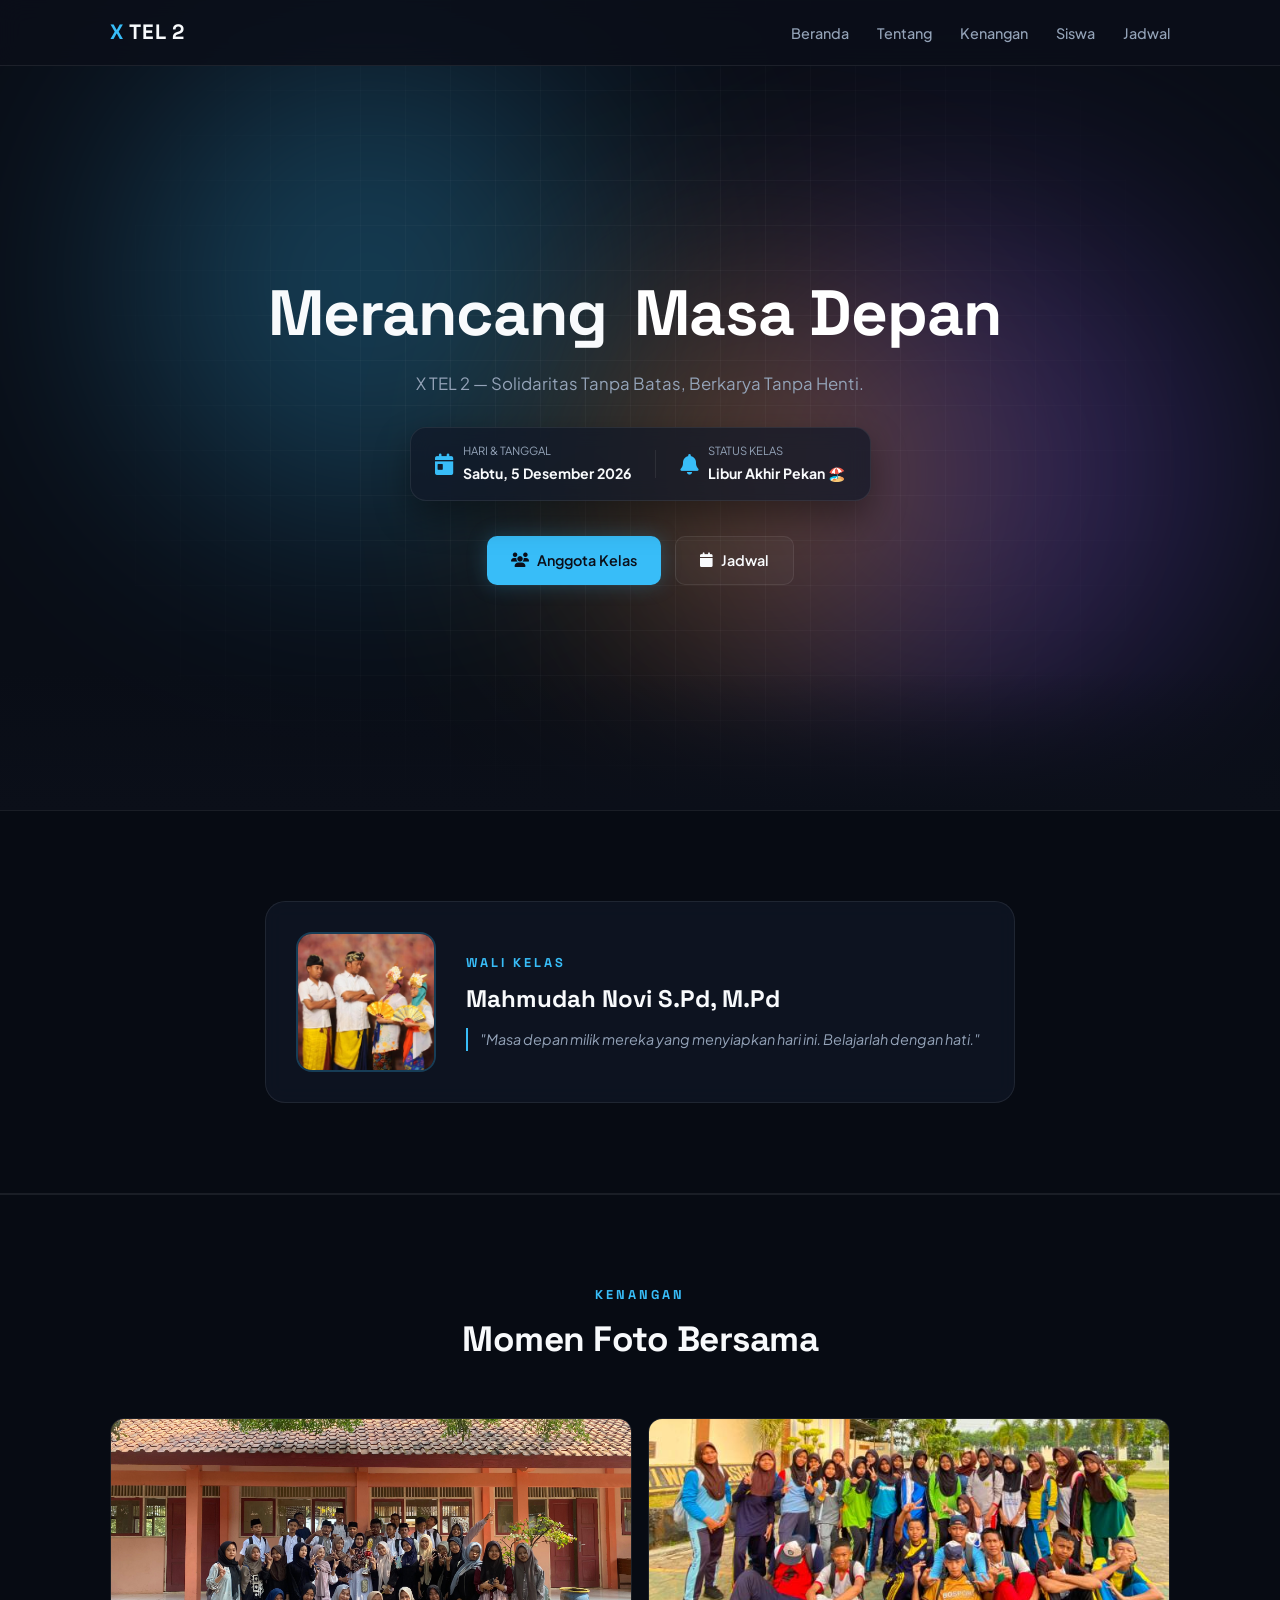
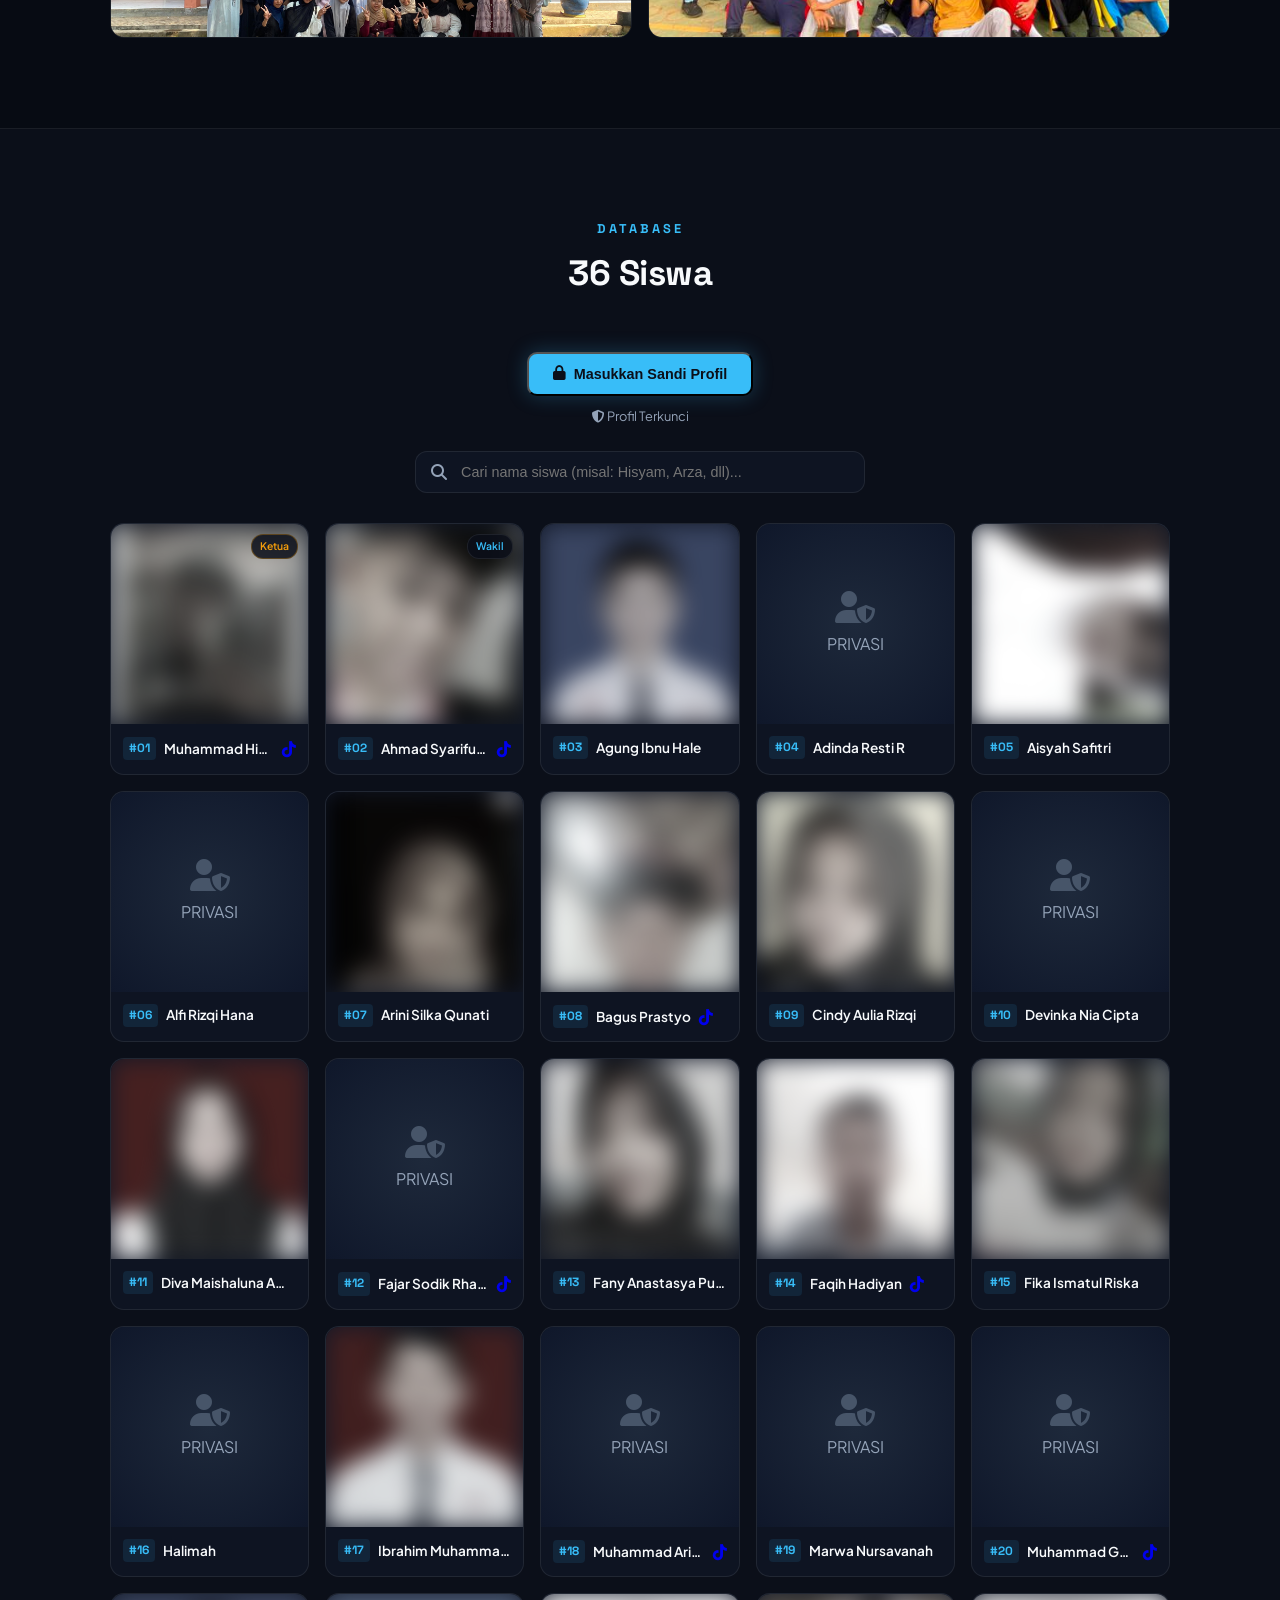
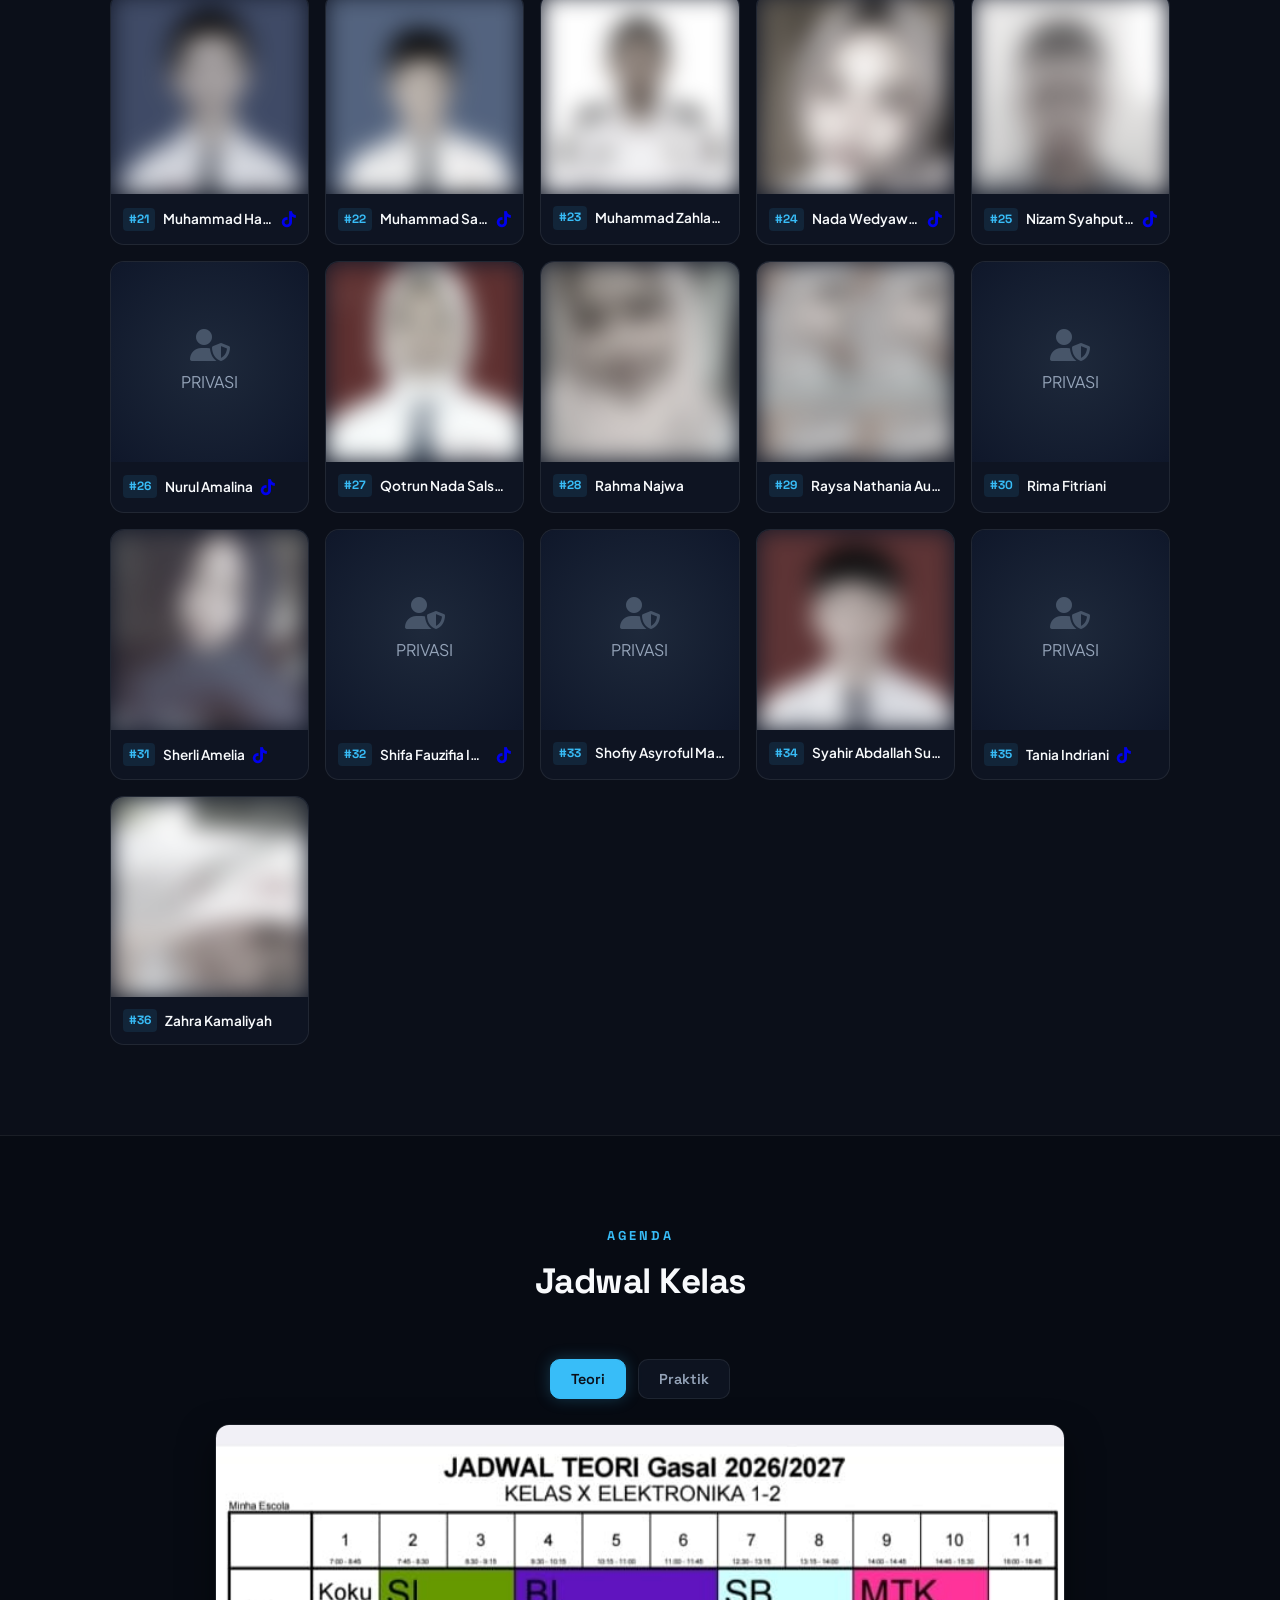
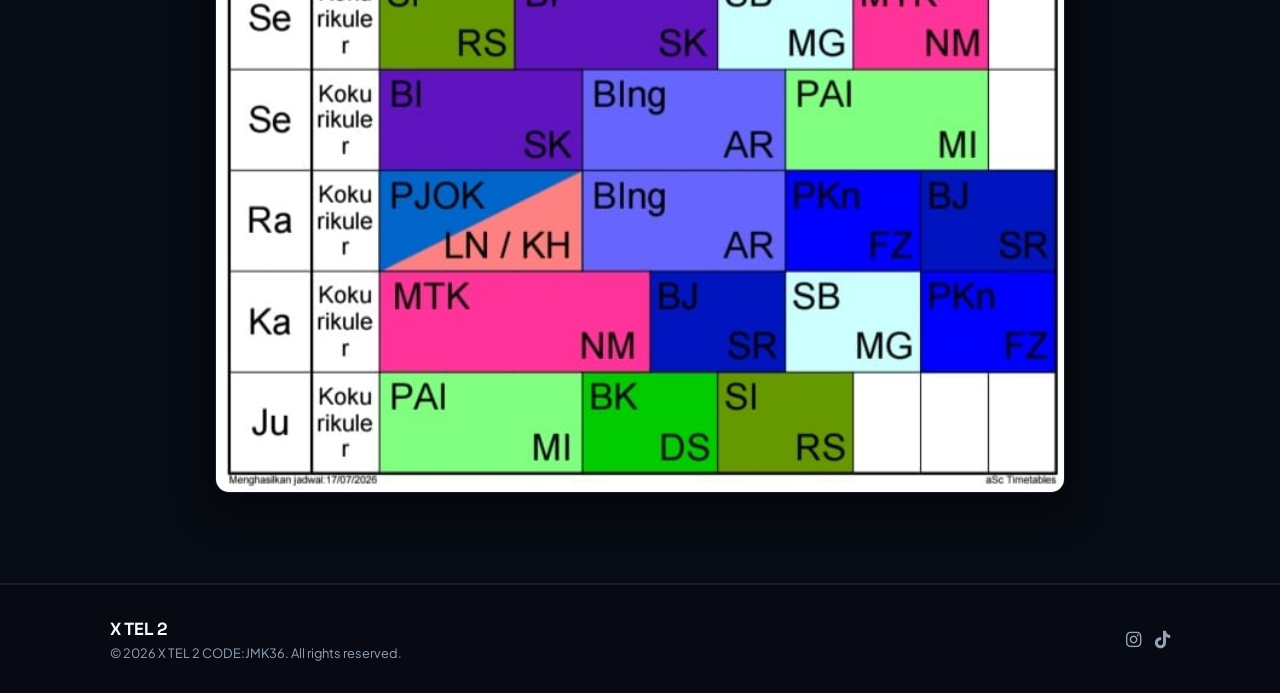
<file: index.html>
<!DOCTYPE html>
<html lang="id">
<head>
    <meta charset="UTF-8">
    <meta name="viewport" content="width=device-width, initial-scale=1.0">
    <title>X TEL 2 NESWARA</title>
    <meta property="og:type" content="website">
    <meta property="og:title" content="X TEL 2 NESWARA">
    <meta property="og:description" content="Solidaritas Tanpa Batas, Berkarya Tanpa Henti. Klik untuk lihat profil siswa dan momen kelas!">
    <meta property="og:image" content="https://class-x-tel2.vercel.app/logo2.jpg">
    <meta property="og:url" content="https://class-x-tel2.vercel.app">
    
    <!-- Google Fonts -->
    <link rel="preconnect" href="https://fonts.googleapis.com">
    <link rel="preconnect" href="https://fonts.gstatic.com" crossorigin>
    <link href="https://fonts.googleapis.com/css2?family=Plus+Jakarta+Sans:wght@300;400;600;700&family=Space+Grotesk:wght@500;700&display=swap" rel="stylesheet">
    
    <!-- Font Awesome -->
    <link rel="stylesheet" href="https://cdnjs.cloudflare.com/ajax/libs/font-awesome/6.4.0/css/all.min.css">
    
    <link rel="stylesheet" href="style.css">
</head>
<body>

<!-- NAVBAR DESKTOP -->
<nav class="navbar">
    <div class="nav-container">
        <div id="logoWish" class="nav-logo" style="cursor: pointer; display: inline-block;">
            <span class="logo-accent">X</span> TEL 2
        </div>
        <ul class="nav-menu">
            <li><a href="#home">Beranda</a></li>
            <li><a href="#about">Tentang</a></li>
            <li><a href="#gallery">Kenangan</a></li>
            <li><a href="#students">Siswa</a></li>
            <li><a href="#schedule">Jadwal</a></li>
        </ul>
        <div class="hamburger">
            <span class="bar"></span>
            <span class="bar"></span>
            <span class="bar"></span>
        </div>
    </div>
</nav>

<!-- HERO SECTION -->
<section id="home" class="hero">
    <!-- Ambient Glow Background Animation -->
    <div class="ambient-glow glow-1"></div>
    <div class="ambient-glow glow-2"></div>
    <div class="ambient-glow glow-3"></div>

    <!-- Pattern Grid Tech -->
    <div class="hero-grid-pattern"></div>

    <div class="hero-content">
        <h1 class="hero-title">Merancang <span class="highlight-text">Masa Depan</span></h1>
        <p class="hero-subtitle">X TEL 2 — Solidaritas Tanpa Batas, Berkarya Tanpa Henti.</p>
        
        <!-- Realtime Info Banner -->
        <div class="realtime-banner">
            <div class="rt-item">
                <i class="fa-solid fa-calendar-day"></i>
                <div>
                    <small>Hari & Tanggal</small>
                    <strong id="rt-date">Memuat tanggal...</strong>
                </div>
            </div>
            <div class="rt-divider"></div>
            <div class="rt-item">
                <i class="fa-solid fa-bell"></i>
                <div>
                    <small>Status Kelas</small>
                    <strong id="rt-status">Memuat status...</strong>
                </div>
            </div>
        </div>

        <div class="hero-buttons">
            <a href="#students" class="btn btn-primary"><i class="fa-solid fa-users"></i> Anggota Kelas</a>
            <a href="#schedule" class="btn btn-outline"><i class="fa-solid fa-calendar"></i> Jadwal</a>
        </div>
    </div>

    <!-- Gradasi Halus Transition ke Section Bawah -->
    <div class="hero-bottom-fade"></div>
</section>

<!-- TENTANG / WALI KELAS -->
<section id="about" class="section dark-bg">
    <div class="container">
        <div class="teacher-card minimalist">
            <div class="teacher-img">
                <img src="bumah.jpg" alt="Wali Kelas">
            </div>
            <div class="teacher-info">
                <span class="sub-title">Wali Kelas</span>
                <h3>Mahmudah Novi S.Pd, M.Pd</h3>
                <p class="teacher-quote">"Masa depan milik mereka yang menyiapkan hari ini. Belajarlah dengan hati."</p>
            </div>
        </div>
    </div>
</section>

<!-- DOKUMENTASI & MOMEN FOTO BERSAMA -->
<section id="gallery" class="section dark-bg">
    <div class="container">
        <div class="section-header">
            <span class="sub-title">Kenangan</span>
            <h2 class="main-title">Momen Foto Bersama</h2>
        </div>
        <div class="gallery-grid">
            <div class="gallery-card">
                <img src="maulidnabi.jpg" alt="Maulid Nabi Muhammad SAW" class="gallery-img">
            </div>
            <div class="gallery-card">
                <img src="mpls.jpg" alt="Masa MPLSw" class="gallery-img">
            </div>
        </div>
    </div>
</section>

<!-- DATABASE SISWA -->
<section id="students" class="section">
    <div class="container">
        <div class="section-header">
            <span class="sub-title">Database</span>
            <h2 class="main-title">36 Siswa</h2>
        </div>

        <!-- Tombol Buka Akses Sandi -->
        <div class="unlock-wrapper">
            <button id="unlockBtn" class="btn btn-primary">
                <i class="fa-solid fa-lock"></i> Masukkan Sandi Profil
            </button>
            <span id="lockStatus" class="lock-status"><i class="fa-solid fa-shield-halved"></i> Profil Terkunci</span>
        </div>

        <!-- Search Bar -->
        <div class="search-box">
            <i class="fa-solid fa-magnifying-glass search-icon"></i>
            <input type="text" id="searchInput" placeholder="Cari nama siswa (misal: Hisyam, Arza, dll)...">
        </div>

        <!-- Grid Siswa -->
        <div class="students-grid locked" id="studentsGrid">
            
            <div class="student-card" data-name="muhammad hisyam arza ketua kelas">
                <div class="student-img-box"><img src="21.jpg" alt="Muhammad Hisyam Arza"><span class="role-tag leader">Ketua</span></div>
                <div class="student-details"><span class="student-no">#01</span><h4>Muhammad Hisyam Arza </h4><a href="https://tiktok.com/@hisyamarza" target="_blank" rel="noopener noreferrer"><i class="fa-brands fa-tiktok"></i></a></div>
            </div>

            <div class="student-card" data-name="ahmad syarifudin k syarifudin arif wakil">
                <div class="student-img-box"><img src="3.jpg" alt="Ahmad Syarifudin"><span class="role-tag">Wakil</span></div>
                <div class="student-details"><span class="student-no">#02</span><h4>Ahmad Syarifudin K </h4><a href="https://tiktok.com/@syrf_khz.1426" target="_blank" rel="noopener noreferrer"><i class="fa-brands fa-tiktok"></i></a></div>
            </div>

            <div class="student-card" data-name="agung ibnu hale agung ibnu">
                <div class="student-img-box"><img src="2.jpg" alt="Agung Ibnu Hale"></div>
                <div class="student-details"><span class="student-no">#03</span><h4>Agung Ibnu Hale</h4></div>
            </div>

            <div class="student-card" data-name="adinda resti r adinda resti">
                <div class="student-img-box privacy-box"><i class="fa-solid fa-user-shield privacy-icon"></i><span>PRIVASI</span></div>
                <div class="student-details"><span class="student-no">#04</span><h4>Adinda Resti R</h4></div>
            </div>

            <div class="student-card" data-name="aisyah safitri aisyah">
                <div class="student-img-box"><img src="4.jpg" alt="Siswa"></div>
                <div class="student-details"><span class="student-no">#05</span><h4>Aisyah Safitri</h4></div>
            </div>

            <div class="student-card" data-name="alfi rizqi hana alfi hana">
                <div class="student-img-box privacy-box"><i class="fa-solid fa-user-shield privacy-icon"></i><span>PRIVASI</span></div>
                <div class="student-details"><span class="student-no">#06</span><h4>Alfi Rizqi Hana</h4></div>
            </div>

            <div class="student-card" data-name="arini silka qunati arini silka">
                <div class="student-img-box"><img src="6.jpg" alt="Siswa"></div>
                <div class="student-details"><span class="student-no">#07</span><h4>Arini Silka Qunati</h4></div>
            </div>

            <div class="student-card" data-name="bagus prastyo bagus">
                <div class="student-img-box"><img src="7.jpg" alt="Siswa"></div>
                <div class="student-details"><span class="student-no">#08</span><h4>Bagus Prastyo </h4><a href="https://tiktok.com/@tyo_pelos.1" target="_blank" rel="noopener noreferrer"><i class="fa-brands fa-tiktok"></i></a></div>
            </div>

            <div class="student-card" data-name="cindy aulia rizqi cindy aulia">
                <div class="student-img-box"><img src="8.jpg" alt="Siswa"></div>
                <div class="student-details"><span class="student-no">#09</span><h4>Cindy Aulia Rizqi</h4></div>
            </div>

            <div class="student-card" data-name="devinka nia cipta devinka nia">
                <div class="student-img-box privacy-box"><i class="fa-solid fa-user-shield privacy-icon"></i><span>PRIVASI</span></div>
                <div class="student-details"><span class="student-no">#10</span><h4>Devinka Nia Cipta</h4></div>
            </div>

            <div class="student-card" data-name="diva maishaluna amasi diva maisha">
                <div class="student-img-box"><img src="10.jpg" alt="Siswa"></div>
                <div class="student-details"><span class="student-no">#11</span><h4>Diva Maishaluna Amasi</h4></div>
            </div>

            <div class="student-card" data-name="fajar sodik rhamadhani fajar sodik">
                <div class="student-img-box privacy-box"><i class="fa-solid fa-user-shield privacy-icon"></i><span>PRIVASI</span></div>
                <div class="student-details"><span class="student-no">#12</span><h4>Fajar Sodik Rhamadhani </h4><a href="https://tiktok.com/@fajarrr._31" target="_blank" rel="noopener noreferrer"><i class="fa-brands fa-tiktok"></i></a></div>
            </div>

            <div class="student-card" data-name="fany anastasya putri fany anastasya">
                <div class="student-img-box"><img src="12.jpg" alt="Siswa"></div>
                <div class="student-details"><span class="student-no">#13</span><h4>Fany Anastasya Putri</h4></div>
            </div>

            <div class="student-card" data-name="faqih hadiyan faqih">
                <div class="student-img-box"><img src="13.jpg" alt="Siswa"></div>
                <div class="student-details"><span class="student-no">#14</span><h4>Faqih Hadiyan </h4><a href="https://tiktok.com/@faqihdulu1945" target="_blank" rel="noopener noreferrer"><i class="fa-brands fa-tiktok"></i></a></div>
            </div>

            <div class="student-card" data-name="fika ismatul riska fika">
                <div class="student-img-box"><img src="14.jpg" alt="Siswa"></div>
                <div class="student-details"><span class="student-no">#15</span><h4>Fika Ismatul Riska</h4></div>
            </div>

            <div class="student-card" data-name="halimah halimah">
                <div class="student-img-box privacy-box"><i class="fa-solid fa-user-shield privacy-icon"></i><span>PRIVASI</span></div>
                <div class="student-details"><span class="student-no">#16</span><h4>Halimah</h4></div>
            </div>

            <div class="student-card" data-name="ibrahim muhammad attamimi ibrahim baim attamimi">
                <div class="student-img-box"><img src="16.png" alt="Siswa"></div>
                <div class="student-details"><span class="student-no">#17</span><h4>Ibrahim Muhammad Attamimi</h4></div>
            </div>

            <div class="student-card" data-name="muhammad aris firmansyah aris firmansyah">
                <div class="student-img-box privacy-box"><i class="fa-solid fa-user-shield privacy-icon"></i><span>PRIVASI</span></div>
                <div class="student-details"><span class="student-no">#18</span><h4>Muhammad Aris Firmansyah </h4><a href="https://tiktok.com/@pentolresingg" target="_blank" rel="noopener noreferrer"><i class="fa-brands fa-tiktok"></i></a></div>
            </div>

            <div class="student-card" data-name="marwa nursavanah marwa">
                <div class="student-img-box privacy-box"><i class="fa-solid fa-user-shield privacy-icon"></i><span>PRIVASI</span></div>
                <div class="student-details"><span class="student-no">#19</span><h4>Marwa Nursavanah</h4></div>
            </div>

            <div class="student-card" data-name="muhammad gumilang alkhadavi gumi gumilang khadavi">
                <div class="student-img-box privacy-box"><i class="fa-solid fa-user-shield privacy-icon"></i><span>PRIVASI</span></div>
                <div class="student-details"><span class="student-no">#20</span><h4>Muhammad Gumilang Alkhadavi </h4><a href="https://tiktok.com/@lang.str" target="_blank" rel="noopener noreferrer"><i class="fa-brands fa-tiktok"></i></a></div>
            </div>

            <div class="student-card" data-name="muhammad hanan firdaus hanan firdaus">
                <div class="student-img-box"><img src="20.jpg" alt="Siswa"></div>
                <div class="student-details"><span class="student-no">#21</span><h4>Muhammad Hanan Firdaus </h4><a href="https://tiktok.com/@hannnnf47" target="_blank" rel="noopener noreferrer"><i class="fa-brands fa-tiktok"></i></a></div>
            </div>

            <div class="student-card" data-name="muhammad sabar firmansyah sabar firmansyah">
                <div class="student-img-box"><img src="22.jpg" alt="Siswa"></div>
                <div class="student-details"><span class="student-no">#22</span><h4>Muhammad Sabar Firmansyah </h4><a href="https://tiktok.com/@im.lanang2" target="_blank" rel="noopener noreferrer"><i class="fa-brands fa-tiktok"></i></a></div>
            </div>

            <div class="student-card" data-name="muhammad zahlan fairuz akrom zahlan fairuz akrom">
                <div class="student-img-box"><img src="23.jpg" alt="Siswa"></div>
                <div class="student-details"><span class="student-no">#23</span><h4>Muhammad Zahlan Fairuz Akrom</h4></div>
            </div>

            <div class="student-card" data-name="nada wedyawati nada">
                <div class="student-img-box"><img src="24.jpg" alt="Siswa"></div>
                <div class="student-details"><span class="student-no">#24</span><h4>Nada Wedyawati </h4><a href="https://tiktok.com/@nadmanusiaimupp" target="_blank" rel="noopener noreferrer"><i class="fa-brands fa-tiktok"></i></a></div>
            </div>

            <div class="student-card" data-name="nizam syahputra nizam">
                <div class="student-img-box"><img src="25.jpg" alt="Siswa"></div>
                <div class="student-details"><span class="student-no">#25</span><h4>Nizam Syahputra </h4><a href="https://tiktok.com/@smileycooky7" target="_blank" rel="noopener noreferrer"><i class="fa-brands fa-tiktok"></i></a></div>
            </div>

            <div class="student-card" data-name="nurul amalina nurul amalina">
                <div class="student-img-box privacy-box"><i class="fa-solid fa-user-shield privacy-icon"></i><span>PRIVASI</span></div>
                <div class="student-details"><span class="student-no">#26</span><h4>Nurul Amalina </h4><a href="https://tiktok.com/@amalinana00" target="_blank" rel="noopener noreferrer"><i class="fa-brands fa-tiktok"></i></a></div>
            </div>

            <div class="student-card" data-name="qotrun nada salsabila nada qotrun">
                <div class="student-img-box"><img src="27.jpg" alt="Siswa"></div>
                <div class="student-details"><span class="student-no">#27</span><h4>Qotrun Nada Salsabila</h4></div>
            </div>

            <div class="student-card" data-name="rahma najwa rahma najwa">
                <div class="student-img-box"><img src="28.jpg" alt="Siswa"></div>
                <div class="student-details"><span class="student-no">#28</span><h4>Rahma Najwa</h4></div>
            </div>

            <div class="student-card" data-name="raysa nathania aurora raysa nathania">
                <div class="student-img-box"><img src="29.jpg" alt="Siswa"></div>
                <div class="student-details"><span class="student-no">#29</span><h4>Raysa Nathania Aurora</h4></div>
            </div>

            <div class="student-card" data-name="rima fitriani rima">
                <div class="student-img-box privacy-box"><i class="fa-solid fa-user-shield privacy-icon"></i><span>PRIVASI</span></div>
                <div class="student-details"><span class="student-no">#30</span><h4>Rima Fitriani</h4></div>
            </div>

            <div class="student-card" data-name="sherli amelia sherli">
                <div class="student-img-box"><img src="31.jpg" alt="Siswa"></div>
                <div class="student-details"><span class="student-no">#31</span><h4>Sherli Amelia </h4><a href="https://tiktok.com/@4_meliaa4" target="_blank" rel="noopener noreferrer"><i class="fa-brands fa-tiktok"></i></a></div>
            </div>

            <div class="student-card" data-name="shifa fauzifia imanda shifa imanda">
                <div class="student-img-box privacy-box"><i class="fa-solid fa-user-shield privacy-icon"></i><span>PRIVASI</span></div>
                <div class="student-details"><span class="student-no">#32</span><h4>Shifa Fauzifia Imanda </h4><a href="https://tiktok.com/@mandaaapaaaa" target="_blank" rel="noopener noreferrer"><i class="fa-brands fa-tiktok"></i></a></div>
            </div>

            <div class="student-card" data-name="shofiy asyroful maulana shofiy maulana">
                <div class="student-img-box privacy-box"><i class="fa-solid fa-user-shield privacy-icon"></i><span>PRIVASI</span></div>
                <div class="student-details"><span class="student-no">#33</span><h4>Shofiy Asyroful Maulana</h4></div>
            </div>

            <div class="student-card" data-name="syahir abdallah surur syahir surur">
                <div class="student-img-box"><img src="34.jpg" alt="Siswa"></div>
                <div class="student-details"><span class="student-no">#34</span><h4>Syahir Abdallah Surur</h4></div>
            </div>

            <div class="student-card" data-name="tania indriani tania">
                <div class="student-img-box privacy-box"><i class="fa-solid fa-user-shield privacy-icon"></i><span>PRIVASI</span></div>
                <div class="student-details"><span class="student-no">#35</span><h4>Tania Indriani </h4><a href="https://tiktok.com/@ttan.ttn" target="_blank" rel="noopener noreferrer"><i class="fa-brands fa-tiktok"></i></a></div>
            </div>

            <div class="student-card" data-name="zahra kamaliyah zahra">
                <div class="student-img-box"><img src="36.jpg" alt="Siswa"></div>
                <div class="student-details"><span class="student-no">#36</span><h4>Zahra Kamaliyah</h4></div>
            </div>

            <div id="noResult" class="no-result" style="display: none;">
                <i class="fa-solid fa-user-slash"></i>
                <p>Siswa tidak ditemukan.</p>
            </div>

        </div>
    </div>
</section>

<!-- JADWAL PELAJARAN -->
<section id="schedule" class="section dark-bg">
    <div class="container">
        <div class="section-header">
            <span class="sub-title">Agenda</span>
            <h2 class="main-title">Jadwal Kelas</h2>
        </div>

        <div class="schedule-tabs">
            <button class="tab-btn active" onclick="openSchedule(event, 'teori')">Teori</button>
            <button class="tab-btn" onclick="openSchedule(event, 'praktik')">Praktik</button>
        </div>

        <div class="schedule-content">
            <div id="teori" class="tab-content active">
                <img src="teori.jpg" alt="Jadwal Teori" class="schedule-img">
            </div>
            <div id="praktik" class="tab-content">
                <img src="praktik.jpg" alt="Jadwal Praktik" class="schedule-img">
            </div>
        </div>
    </div>
</section>

<!-- FOOTER -->
<footer class="footer">
    <div class="container footer-content">
        <div class="footer-brand">
            <h3>X TEL 2</h3>
            <p>© 2026 X TEL 2 CODE:JMK36. All rights reserved.</p>
        </div>
        <div class="footer-socials">
            <a href="https://instagram.com" target="_blank" rel="noopener noreferrer"><i class="fa-brands fa-instagram"></i></a>
            <a href="https://tiktok.com/@.2105421" target="_blank" rel="noopener noreferrer"><i class="fa-brands fa-tiktok"></i></a>
        </div>
    </div>
</footer>

<!-- MODAL LIGHTBOX FOTO -->
<div id="imageModal" class="modal">
    <span class="modal-close">&times;</span>
    <img class="modal-content" id="imgFull">
    <div id="modalCaption"></div>
</div>

<!-- BOTTOM NAV BAR KHUSUS HP -->
<div class="mobile-bottom-nav">
    <a href="#home" class="mobile-nav-item active">
        <i class="fa-solid fa-house"></i>
        <span>Beranda</span>
    </a>
    <a href="#about" class="mobile-nav-item">
        <i class="fa-solid fa-user-tie"></i>
        <span>Guru</span>
    </a>
    <a href="#students" class="mobile-nav-item">
        <i class="fa-solid fa-users"></i>
        <span>Siswa</span>
    </a>
    <a href="#schedule" class="mobile-nav-item">
        <i class="fa-solid fa-calendar-days"></i>
        <span>Jadwal</span>
    </a>
</div>

<script src="script.js"></script>
</body>
</html>
</file>
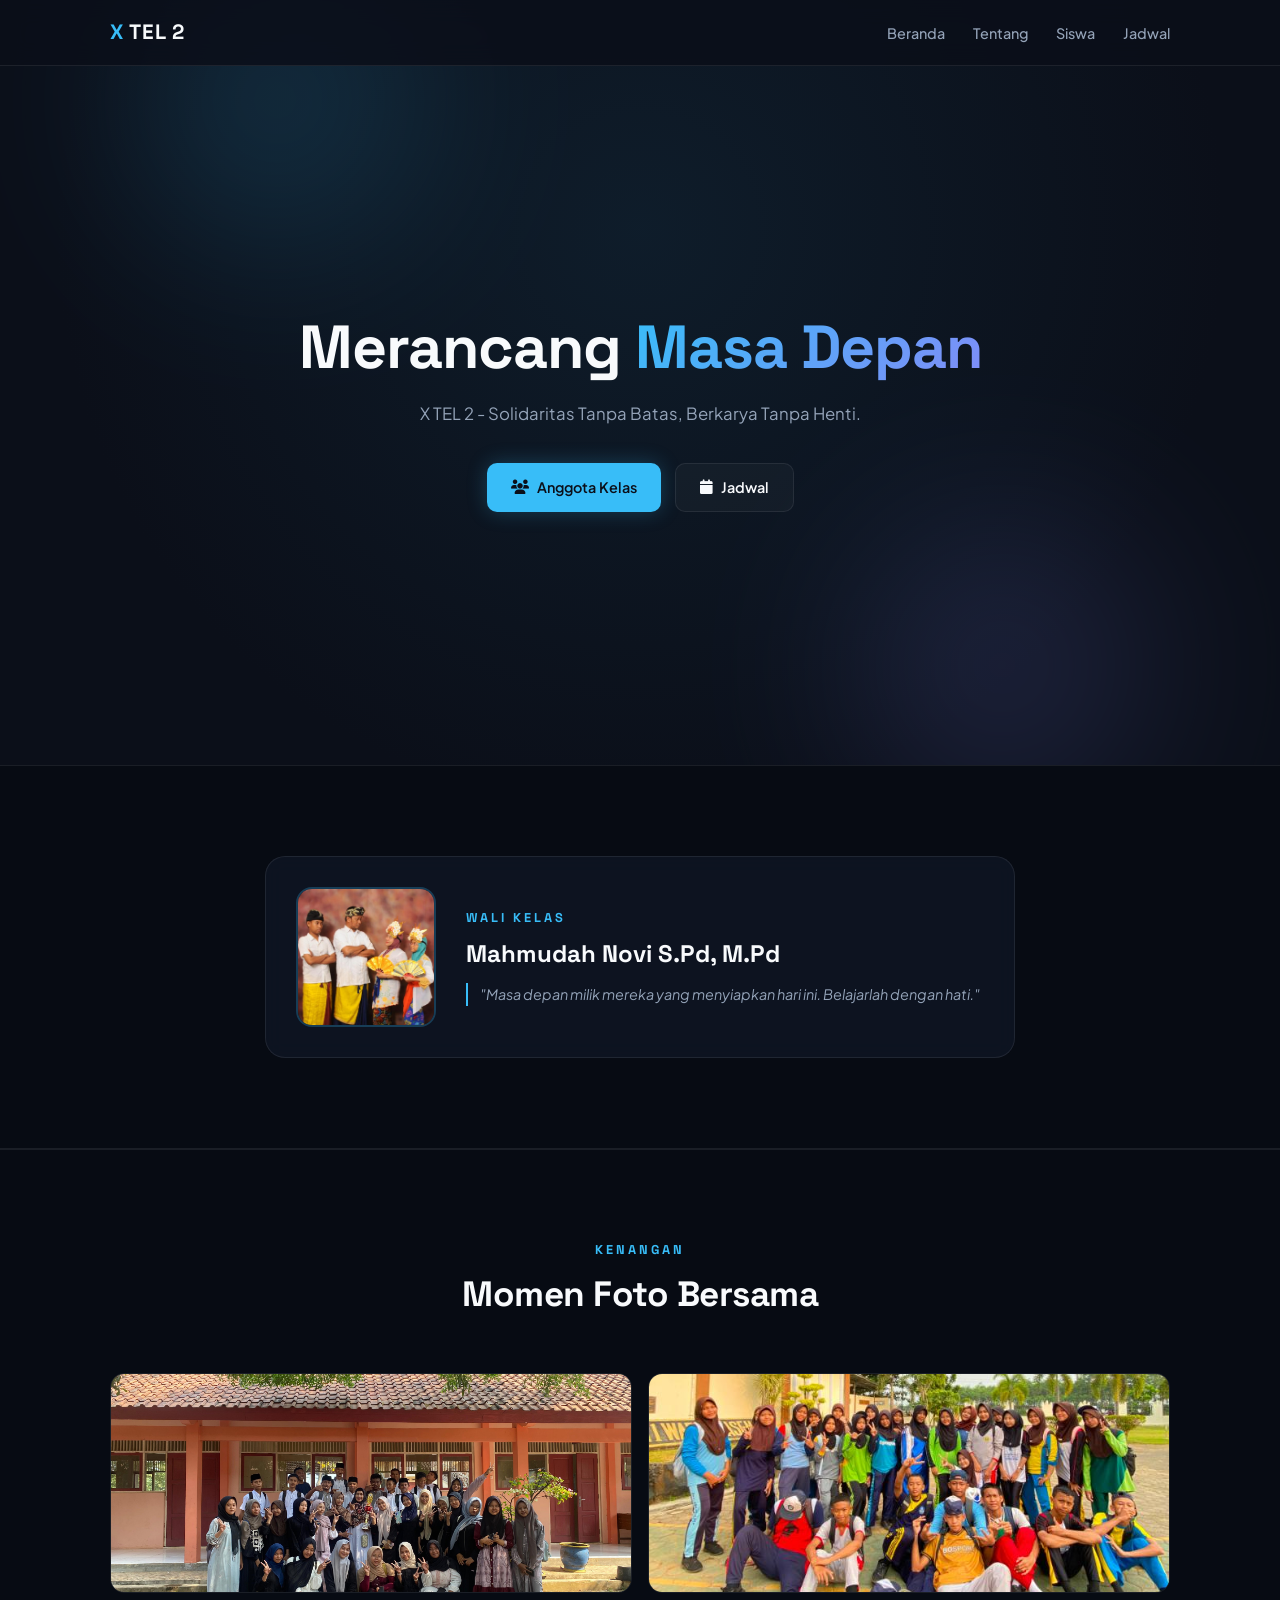
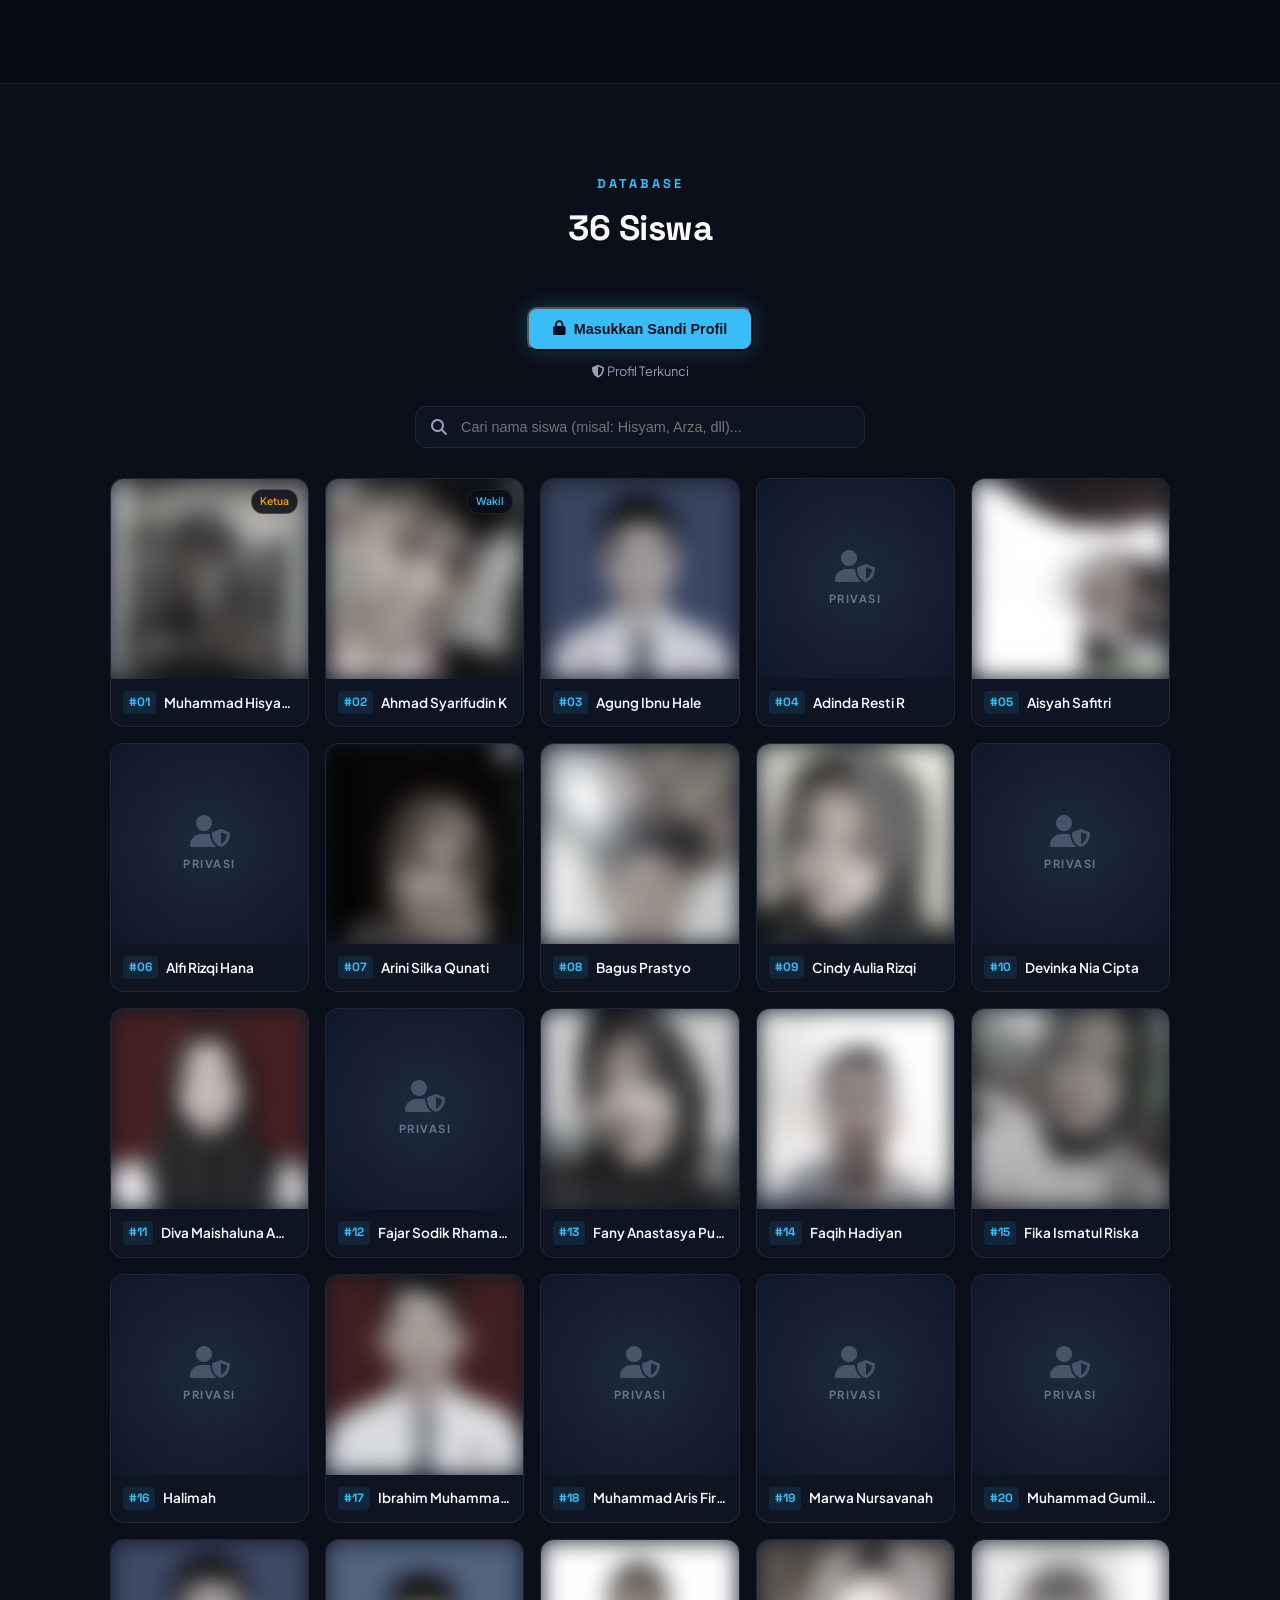
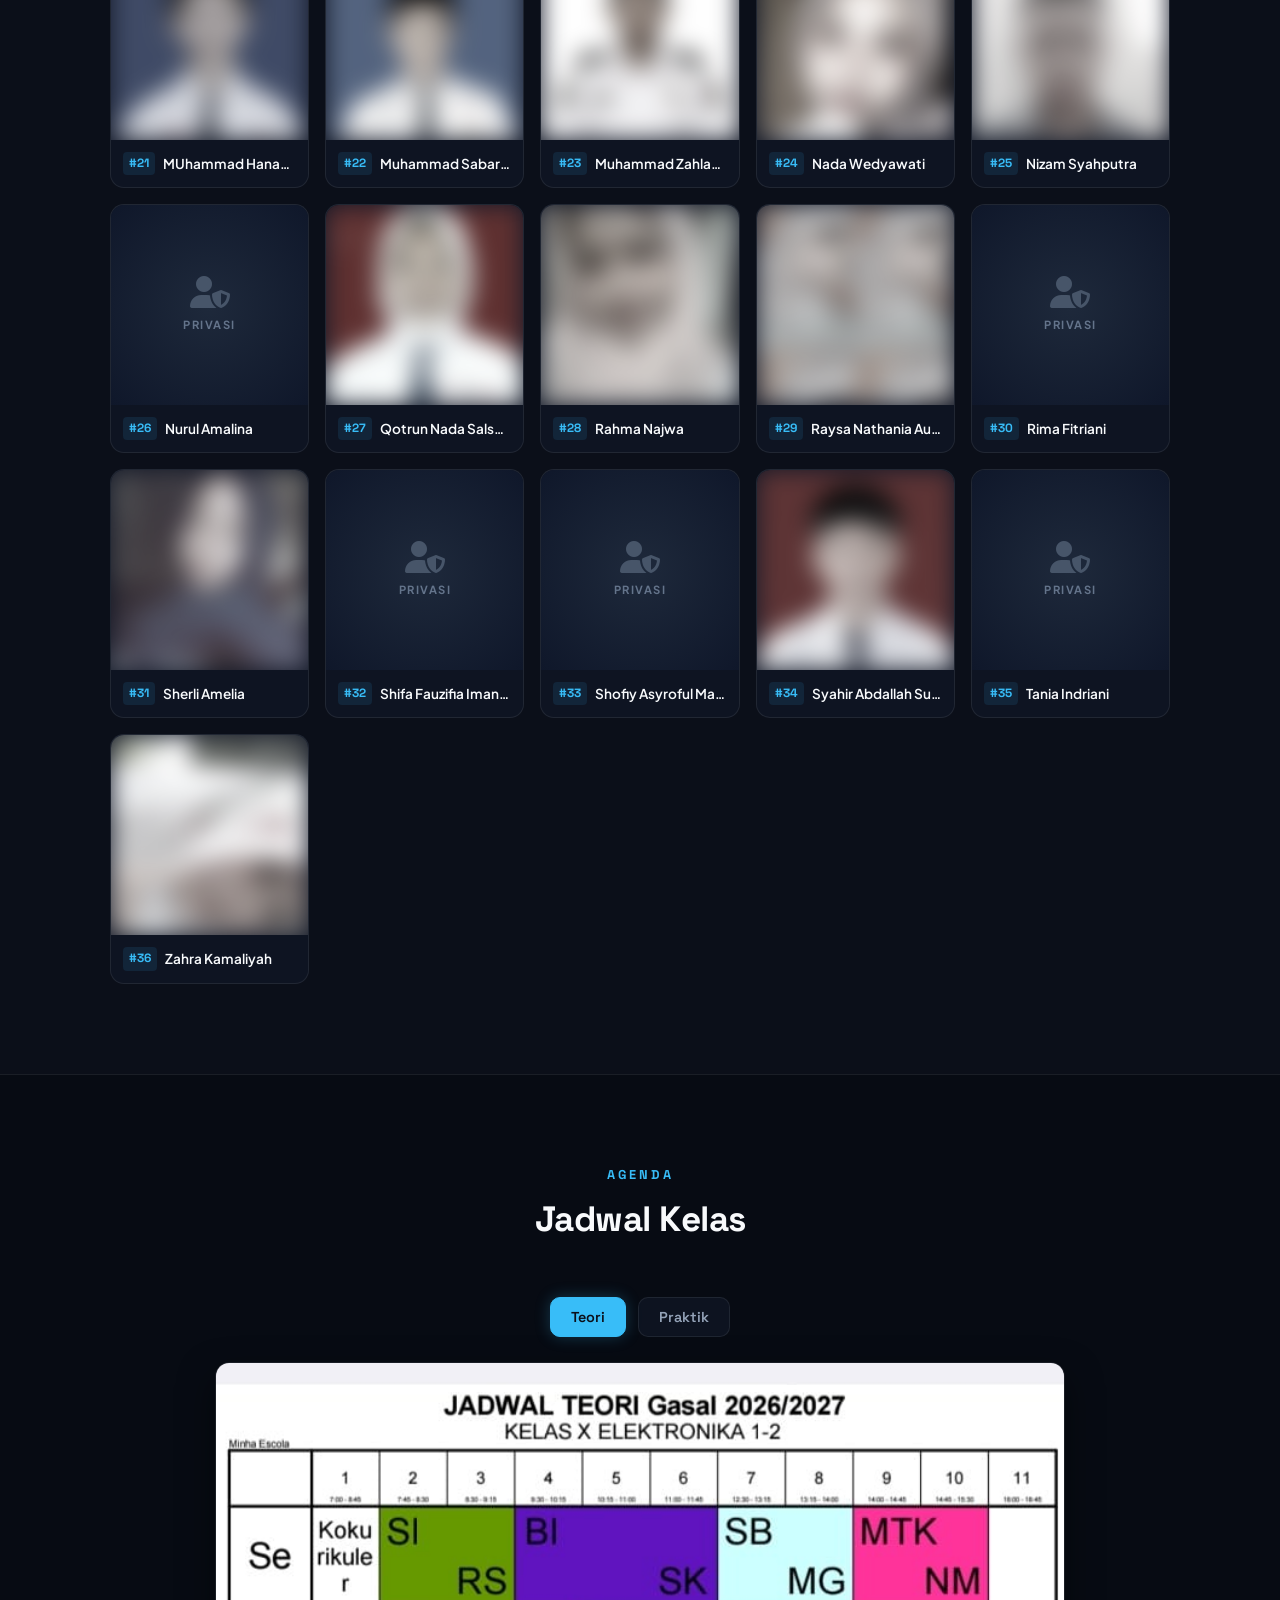
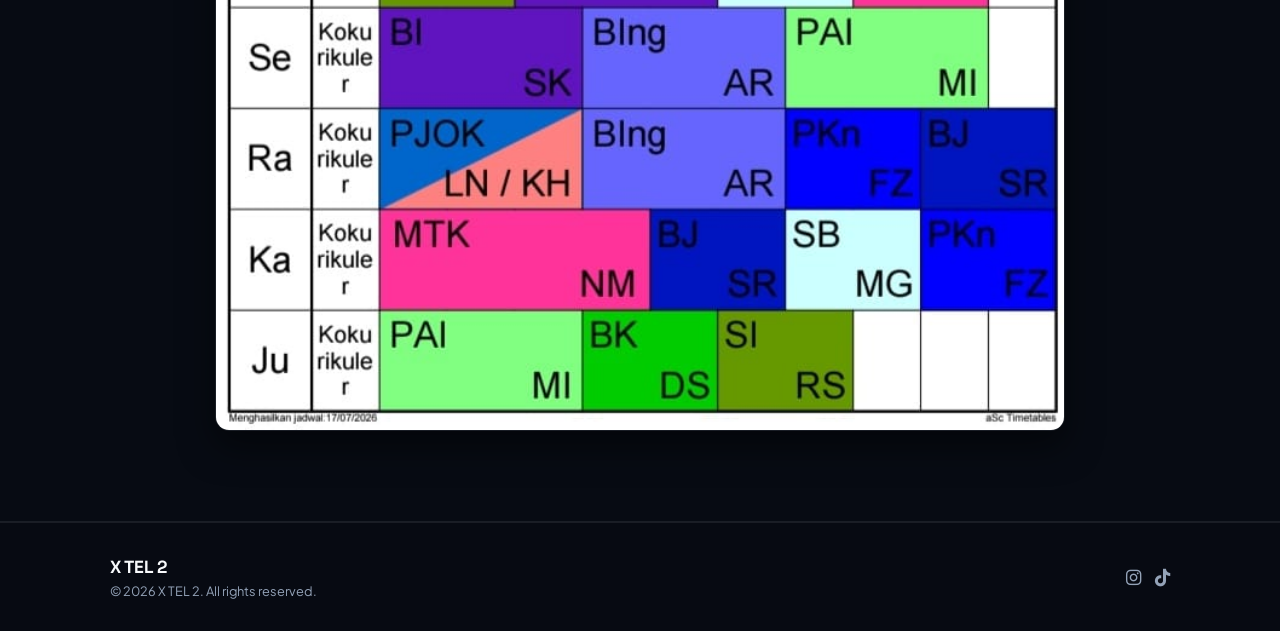
<file: class.html>
<!DOCTYPE html>
<html lang="id">
<head>
    <meta charset="UTF-8">
    <meta name="viewport" content="width=device-width, initial-scale=1.0">
    <title>X TEL 2</title>
    <link rel="icon" type="image/jpeg" href="logo.jpg">
    <meta property="og:type" content="website">
    <meta property="og:title" content="X TEL 2 - Web Resmi Kelas">
    <meta property="og:description" content="Solidaritas Tanpa Batas, Berkarya Tanpa Henti. Klik untuk lihat profil siswa dan momen kelas!">
    <meta property="og:image" content="https://class-x-tel2.vercel.app/logo.jpg">
    <meta property="og:url" content="https://class-x-tel2.vercel.app">
    
    <!-- Google Fonts -->
    <link rel="preconnect" href="https://fonts.googleapis.com">
    <link rel="preconnect" href="https://fonts.gstatic.com" crossorigin>
    <link href="https://fonts.googleapis.com/css2?family=Plus+Jakarta+Sans:wght@300;400;600;700&family=Space+Grotesk:wght@500;700&display=swap" rel="stylesheet">
    
    <!-- Font Awesome -->
    <link rel="stylesheet" href="https://cdnjs.cloudflare.com/ajax/libs/font-awesome/6.4.0/css/all.min.css">
    
    <link rel="stylesheet" href="style3.css">
</head>
<body>

<!-- NAVBAR -->
<nav class="navbar">
    <div class="nav-container">
        <!-- Menggunakan tag span/div dengan id agar tidak bentrok dengan navigasi URL -->
        <div id="logoWish" class="nav-logo" style="cursor: pointer; display: inline-block;">
            <span class="logo-accent">X</span> TEL 2
        </div>
        <ul class="nav-menu">
            <li><a href="#home">Beranda</a></li>
            <li><a href="#about">Tentang</a></li>
            <li><a href="#students">Siswa</a></li>
            <li><a href="#schedule">Jadwal</a></li>
        </ul>
        <div class="hamburger">
            <span class="bar"></span>
            <span class="bar"></span>
            <span class="bar"></span>
        </div>
    </div>
</nav>

    <!-- HERO SECTION -->
<section id="home" class="hero">
    <!-- Elemen Bola Glow Background -->
    <div class="bg-glow glow-1"></div>
    <div class="bg-glow glow-2"></div>

    <div class="hero-content">
        <h1 class="hero-title">Merancang <span class="gradient-text">Masa Depan</span></h1>
        <p class="hero-subtitle">X TEL 2 - Solidaritas Tanpa Batas, Berkarya Tanpa Henti.</p>
        
        <div class="hero-buttons">
            <a href="#students" class="btn btn-primary"><i class="fa-solid fa-users"></i> Anggota Kelas</a>
            <a href="#schedule" class="btn btn-outline"><i class="fa-solid fa-calendar"></i> Jadwal</a>
        </div>
    </div>
</section>

    <!-- TENTANG / WALI KELAS -->
    <section id="about" class="section dark-bg">
        <div class="container">
            <div class="teacher-card minimalist">
                <div class="teacher-img">
                    <img src="bumah.jpg" alt="Wali Kelas">
                </div>
                <div class="teacher-info">
                    <span class="sub-title">Wali Kelas</span>
                    <h3>Mahmudah Novi S.Pd, M.Pd</h3>
                    <p class="teacher-quote">"Masa depan milik mereka yang menyiapkan hari ini. Belajarlah dengan hati."</p>
                </div>
            </div>
        </div>
    </section>

    <!-- DOKUMENTASI & MOMEN FOTO BERSAMA -->
<section id="gallery" class="section dark-bg">
    <div class="container">
        <div class="section-header">
            <span class="sub-title">Kenangan</span>
            <h2 class="main-title">Momen Foto Bersama</h2>
        </div>
        <div class="gallery-grid">
            <div class="gallery-card">
                <img src="maulidnabi.jpg" alt="Momen Bersama 1" class="gallery-img">
            </div>
            <div class="gallery-card">
                <img src="mpls.jpg" alt="Momen Bersama 2" class="gallery-img">
            </div>
        </div>
    </div>
</section>

<!-- DATABASE SISWA (PIN & SEARCH) -->
<section id="students" class="section">
    <div class="container">
        <div class="section-header">
            <span class="sub-title">Database</span>
            <h2 class="main-title">36 Siswa</h2>
        </div>

        <!-- Tombol Buka Akses Sandi -->
        <div class="unlock-wrapper">
            <button id="unlockBtn" class="btn btn-primary">
                <i class="fa-solid fa-lock"></i> Masukkan Sandi Profil
            </button>
            <span id="lockStatus" class="lock-status"><i class="fa-solid fa-shield-halved"></i> Profil Terkunci</span>
        </div>

        <!-- Fitur Search Bar -->
        <div class="search-box">
            <i class="fa-solid fa-magnifying-glass search-icon"></i>
            <input type="text" id="searchInput" placeholder="Cari nama siswa (misal: Hisyam, Arza, dll)...">
        </div>

        <!-- Grid Siswa (Otomatis Terkunci) -->
        <div class="students-grid locked" id="studentsGrid">
            
            <!-- SISWA 01 -->
            <div class="student-card" data-name="muhammad hisyam arza ketua kelas">
                <div class="student-img-box"><img src="21.jpg" alt="Muhammad Hisyam Arza"><span class="role-tag leader">Ketua</span></div>
                <div class="student-details"><span class="student-no">#01</span><h4>Muhammad Hisyam Arza</h4></div>
            </div>

            <!-- SISWA 02 -->
            <div class="student-card" data-name="ahmad syarifudin k syarifudin arif wakil">
                <div class="student-img-box"><img src="3.jpg" alt="Ahmad Syarifudin"><span class="role-tag">Wakil</span></div>
                <div class="student-details"><span class="student-no">#02</span><h4>Ahmad Syarifudin K</h4></div>
            </div>

            <!-- SISWA 03 -->
            <div class="student-card" data-name="agung ibnu hale agung ibnu">
                <div class="student-img-box"><img src="2.jpg" alt="Agung Ibnu Hale"></div>
                <div class="student-details"><span class="student-no">#03</span><h4>Agung Ibnu Hale</h4></div>
            </div>

            <!-- SISWA 04 (PRIVASI) -->
            <div class="student-card" data-name="adinda resti r adinda resti">
                <div class="student-img-box privacy-box"><i class="fa-solid fa-user-shield privacy-icon"></i><span>PRIVASI</span></div>
                <div class="student-details"><span class="student-no">#04</span><h4>Adinda Resti R</h4></div>
            </div>

            <!-- SISWA 05 -->
            <div class="student-card" data-name="aisyah safitri aisyah">
                <div class="student-img-box"><img src="4.jpg" alt="Siswa"></div>
                <div class="student-details"><span class="student-no">#05</span><h4>Aisyah Safitri</h4></div>
            </div>

            <!-- SISWA 06 (PRIVASI) -->
            <div class="student-card" data-name="alfi rizqi hana alfi hana">
                <div class="student-img-box privacy-box"><i class="fa-solid fa-user-shield privacy-icon"></i><span>PRIVASI</span></div>
                <div class="student-details"><span class="student-no">#06</span><h4>Alfi Rizqi Hana</h4></div>
            </div>

            <!-- SISWA 07 -->
            <div class="student-card" data-name="arini silka qunati arini silka">
                <div class="student-img-box"><img src="6.jpg" alt="Siswa"></div>
                <div class="student-details"><span class="student-no">#07</span><h4>Arini Silka Qunati</h4></div>
            </div>

            <!-- SISWA 08 -->
            <div class="student-card" data-name="bagus prastyo bagus">
                <div class="student-img-box"><img src="7.jpg" alt="Siswa"></div>
                <div class="student-details"><span class="student-no">#08</span><h4>Bagus Prastyo</h4></div>
            </div>

            <!-- SISWA 09 -->
            <div class="student-card" data-name="cindy aulia rizqi cindy aulia">
                <div class="student-img-box"><img src="8.jpg" alt="Siswa"></div>
                <div class="student-details"><span class="student-no">#09</span><h4>Cindy Aulia Rizqi</h4></div>
            </div>

            <!-- SISWA 10 (PRIVASI) -->
            <div class="student-card" data-name="devinka nia cipta devinka nia">
                <div class="student-img-box privacy-box"><i class="fa-solid fa-user-shield privacy-icon"></i><span>PRIVASI</span></div>
                <div class="student-details"><span class="student-no">#10</span><h4>Devinka Nia Cipta</h4></div>
            </div>

            <!-- SISWA 11 -->
            <div class="student-card" data-name="diva maishaluna amasi diva maisha">
                <div class="student-img-box"><img src="10.jpg" alt="Siswa"></div>
                <div class="student-details"><span class="student-no">#11</span><h4>Diva Maishaluna Amasi</h4></div>
            </div>

            <!-- SISWA 12 (PRIVASI) -->
            <div class="student-card" data-name="fajar sodik rhamadhani fajar sodik">
                <div class="student-img-box privacy-box"><i class="fa-solid fa-user-shield privacy-icon"></i><span>PRIVASI</span></div>
                <div class="student-details"><span class="student-no">#12</span><h4>Fajar Sodik Rhamadhani</h4></div>
            </div>

            <!-- SISWA 13 -->
            <div class="student-card" data-name="fany anastasya putri fany anastasya">
                <div class="student-img-box"><img src="12.jpg" alt="Siswa"></div>
                <div class="student-details"><span class="student-no">#13</span><h4>Fany Anastasya Putri</h4></div>
            </div>

            <!-- SISWA 14 -->
            <div class="student-card" data-name="faqih hadiyan faqih">
                <div class="student-img-box"><img src="13.jpg" alt="Siswa"></div>
                <div class="student-details"><span class="student-no">#14</span><h4>Faqih Hadiyan</h4></div>
            </div>

            <!-- SISWA 15 -->
            <div class="student-card" data-name="fika ismatul riska fika">
                <div class="student-img-box"><img src="14.jpg" alt="Siswa"></div>
                <div class="student-details"><span class="student-no">#15</span><h4>Fika Ismatul Riska</h4></div>
            </div>

            <!-- SISWA 16 (PRIVASI) -->
            <div class="student-card" data-name="halimah halimah">
                <div class="student-img-box privacy-box"><i class="fa-solid fa-user-shield privacy-icon"></i><span>PRIVASI</span></div>
                <div class="student-details"><span class="student-no">#16</span><h4>Halimah</h4></div>
            </div>

            <!-- SISWA 17 -->
            <div class="student-card" data-name="ibrahim muhammad attamimi ibrahim baim attamimi">
                <div class="student-img-box"><img src="16.png" alt="Siswa"></div>
                <div class="student-details"><span class="student-no">#17</span><h4>Ibrahim Muhammad Attamimi</h4></div>
            </div>

            <!-- SISWA 18 (PRIVASI) -->
            <div class="student-card" data-name="muhammad aris firmansyah aris firmansyah">
                <div class="student-img-box privacy-box"><i class="fa-solid fa-user-shield privacy-icon"></i><span>PRIVASI</span></div>
                <div class="student-details"><span class="student-no">#18</span><h4>Muhammad Aris Firmansyah</h4></div>
            </div>

            <!-- SISWA 19 (PRIVASI) -->
            <div class="student-card" data-name="marwa nursavanah marwa">
                <div class="student-img-box privacy-box"><i class="fa-solid fa-user-shield privacy-icon"></i><span>PRIVASI</span></div>
                <div class="student-details"><span class="student-no">#19</span><h4>Marwa Nursavanah</h4></div>
            </div>

            <!-- SISWA 20 (PRIVASI) -->
            <div class="student-card" data-name="muhammad gumilang alkhadavi gumi gumilang khadavi">
                <div class="student-img-box privacy-box"><i class="fa-solid fa-user-shield privacy-icon"></i><span>PRIVASI</span></div>
                <div class="student-details"><span class="student-no">#20</span><h4>Muhammad Gumilang Alkhadavi</h4></div>
            </div>

            <!-- SISWA 21 -->
            <div class="student-card" data-name="muhammad hanan firdaus hanan firdaus">
                <div class="student-img-box"><img src="20.jpg" alt="Siswa"></div>
                <div class="student-details"><span class="student-no">#21</span><h4>MUhammad Hanan Firdaus</h4></div>
            </div>

            <!-- SISWA 22 -->
            <div class="student-card" data-name="muhammad sabar firmansyah sabar firmansyah">
                <div class="student-img-box"><img src="22.jpg" alt="Siswa"></div>
                <div class="student-details"><span class="student-no">#22</span><h4>Muhammad Sabar Firmansyah</h4></div>
            </div>

            <!-- SISWA 23 -->
            <div class="student-card" data-name="muhammad zahlan fairuz akrom zahlan fairuz akrom">
                <div class="student-img-box"><img src="23.jpg" alt="Siswa"></div>
                <div class="student-details"><span class="student-no">#23</span><h4>Muhammad Zahlan Fairuz Akrom</h4></div>
            </div>

            <!-- SISWA 24 -->
            <div class="student-card" data-name="nada wedyawati nada">
                <div class="student-img-box"><img src="24.jpg" alt="Siswa"></div>
                <div class="student-details"><span class="student-no">#24</span><h4>Nada Wedyawati</h4></div>
            </div>

            <!-- SISWA 25 -->
            <div class="student-card" data-name="nizam syahputra nizam">
                <div class="student-img-box"><img src="25.jpg" alt="Siswa"></div>
                <div class="student-details"><span class="student-no">#25</span><h4>Nizam Syahputra</h4></div>
            </div>

            <!-- SISWA 26 (PRIVASI) -->
            <div class="student-card" data-name="nurul amalina nurul amalina">
                <div class="student-img-box privacy-box"><i class="fa-solid fa-user-shield privacy-icon"></i><span>PRIVASI</span></div>
                <div class="student-details"><span class="student-no">#26</span><h4>Nurul Amalina</h4></div>
            </div>

            <!-- SISWA 27 -->
            <div class="student-card" data-name="qotrun nada salsabila nada qotrun">
                <div class="student-img-box"><img src="27.jpg" alt="Siswa"></div>
                <div class="student-details"><span class="student-no">#27</span><h4>Qotrun Nada Salsabila</h4></div>
            </div>

            <!-- SISWA 28 -->
            <div class="student-card" data-name="rahma najwa rahma najwa">
                <div class="student-img-box"><img src="28.jpg" alt="Siswa"></div>
                <div class="student-details"><span class="student-no">#28</span><h4>Rahma Najwa</h4></div>
            </div>

            <!-- SISWA 29 -->
            <div class="student-card" data-name="raysa nathania aurora raysa nathania">
                <div class="student-img-box"><img src="29.jpg" alt="Siswa"></div>
                <div class="student-details"><span class="student-no">#29</span><h4>Raysa Nathania Aurora</h4></div>
            </div>

            <!-- SISWA 30 (PRIVASI) -->
            <div class="student-card" data-name="rima fitriani rima">
                <div class="student-img-box privacy-box"><i class="fa-solid fa-user-shield privacy-icon"></i><span>PRIVASI</span></div>
                <div class="student-details"><span class="student-no">#30</span><h4>Rima Fitriani</h4></div>
            </div>

            <!-- SISWA 31 -->
            <div class="student-card" data-name="sherli amelia sherli">
                <div class="student-img-box"><img src="31.jpg" alt="Siswa"></div>
                <div class="student-details"><span class="student-no">#31</span><h4>Sherli Amelia</h4></div>
            </div>

            <!-- SISWA 32 (PRIVASI) -->
            <div class="student-card" data-name="shifa fauzifia imanda shifa imanda">
                <div class="student-img-box privacy-box"><i class="fa-solid fa-user-shield privacy-icon"></i><span>PRIVASI</span></div>
                <div class="student-details"><span class="student-no">#32</span><h4>Shifa Fauzifia Imanda</h4></div>
            </div>

            <!-- SISWA 33 (PRIVASI) -->
            <div class="student-card" data-name="shofiy asyroful maulana shofiy maulana">
                <div class="student-img-box privacy-box"><i class="fa-solid fa-user-shield privacy-icon"></i><span>PRIVASI</span></div>
                <div class="student-details"><span class="student-no">#33</span><h4>Shofiy Asyroful Maulana</h4></div>
            </div>

            <!-- SISWA 34 -->
            <div class="student-card" data-name="syahir abdallah surur syahir surur">
                <div class="student-img-box"><img src="34.jpg" alt="Siswa"></div>
                <div class="student-details"><span class="student-no">#34</span><h4>Syahir Abdallah Surur</h4></div>
            </div>

            <!-- SISWA 35 (PRIVASI) -->
            <div class="student-card" data-name="tania indriani tania">
                <div class="student-img-box privacy-box"><i class="fa-solid fa-user-shield privacy-icon"></i><span>PRIVASI</span></div>
                <div class="student-details"><span class="student-no">#35</span><h4>Tania Indriani</h4></div>
            </div>

            <!-- SISWA 36 -->
            <div class="student-card" data-name="zahra kamaliyah zahra">
                <div class="student-img-box"><img src="36.jpg" alt="Siswa"></div>
                <div class="student-details"><span class="student-no">#36</span><h4>Zahra Kamaliyah</h4></div>
            </div>

            <!-- Pesan jika pencarian tidak ditemukan -->
            <div id="noResult" class="no-result" style="display: none;">
                <i class="fa-solid fa-user-slash"></i>
                <p>Siswa tidak ditemukan.</p>
            </div>

        </div>
    </div>
</section>
    <!-- JADWAL PELAJARAN (GAMBAR) -->
    <section id="schedule" class="section dark-bg">
        <div class="container">
            <div class="section-header">
                <span class="sub-title">Agenda</span>
                <h2 class="main-title">Jadwal Kelas</h2>
            </div>

            <!-- Tab Tombol -->
            <div class="schedule-tabs">
                <button class="tab-btn active" onclick="openSchedule(event, 'teori')">Teori</button>
                <button class="tab-btn" onclick="openSchedule(event, 'praktik')">Praktik</button>
            </div>

            <!-- Isi Jadwal Gambar -->
            <div class="schedule-content">
                <div id="teori" class="tab-content active">
                    <img src="teori.jpg" alt="Jadwal Teori" class="schedule-img">
                </div>
                <div id="praktik" class="tab-content">
                    <img src="praktik.jpg" alt="Jadwal Praktik" class="schedule-img">
                </div>
            </div>
        </div>
    </section>

    <!-- FOOTER -->
    <footer class="footer">
        <div class="container footer-content">
            <div class="footer-brand">
                <h3>X TEL 2</h3>
                <p>© 2026 X TEL 2. All rights reserved.</p>
            </div>
            <div class="footer-socials">
                <a href="#"><i class="fa-brands fa-instagram"></i></a>
                <a href="https://www.tiktok.com/@.2105421"><i class="fa-brands fa-tiktok"></i></a>
            </div>
        </div>
    </footer>

    <!-- MODAL FOTO -->
    <div id="imageModal" class="modal">
        <span class="modal-close">&times;</span>
        <img class="modal-content" id="imgFull">
        <div id="modalCaption"></div>
    </div>

    <script src="script3.js"></script>
</body>
</html>
</file>
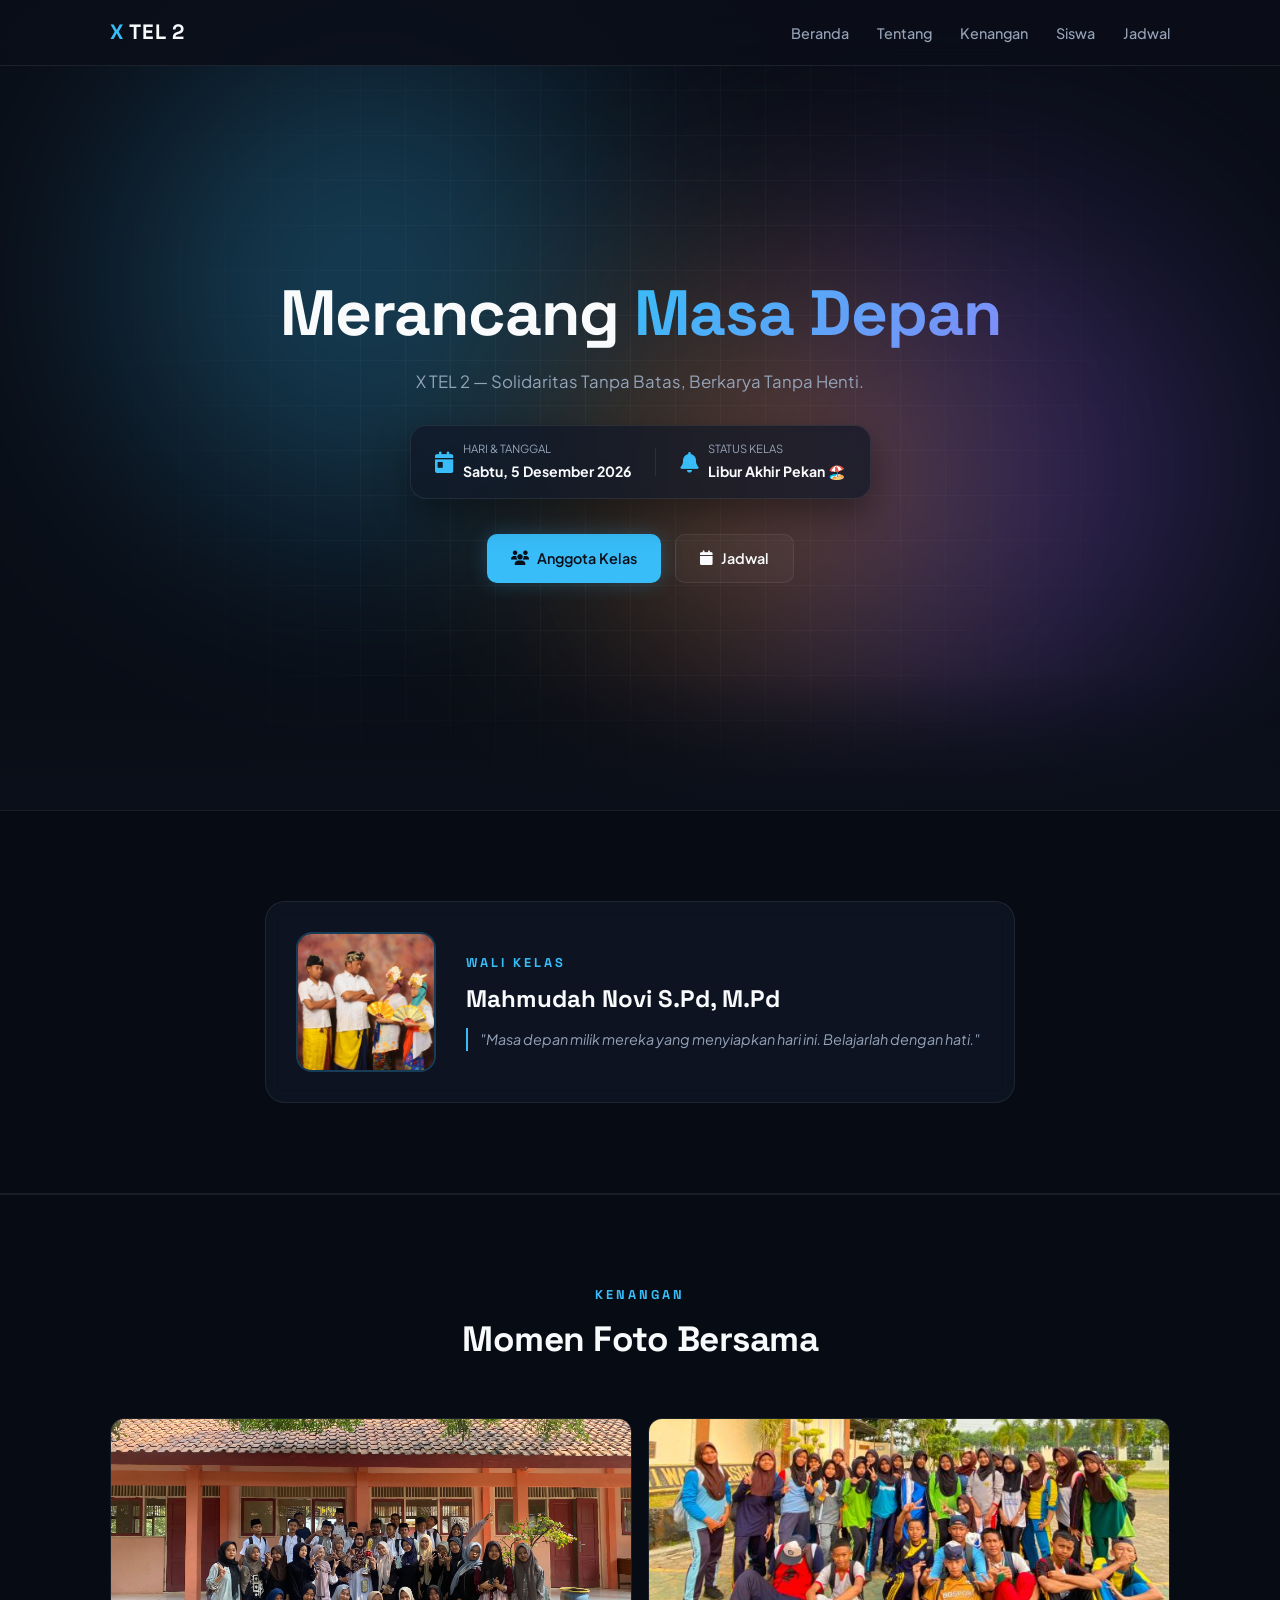
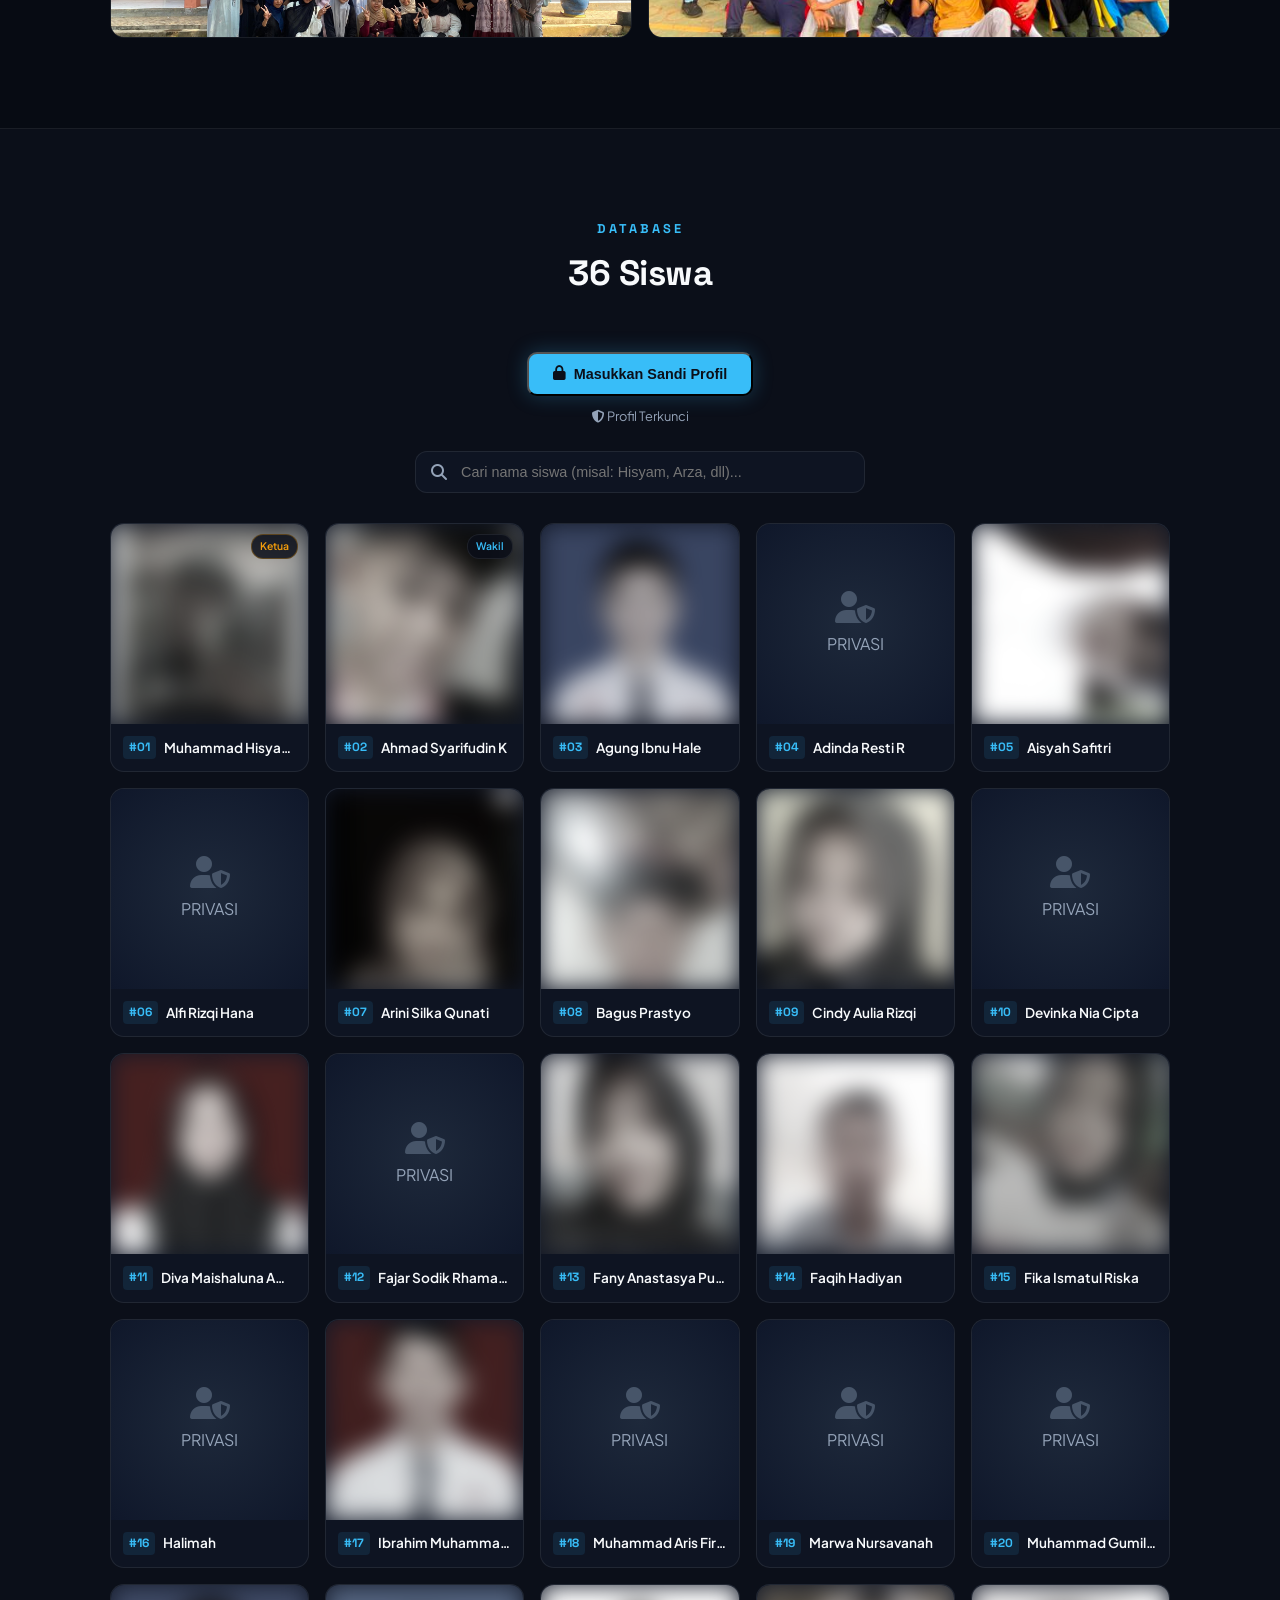
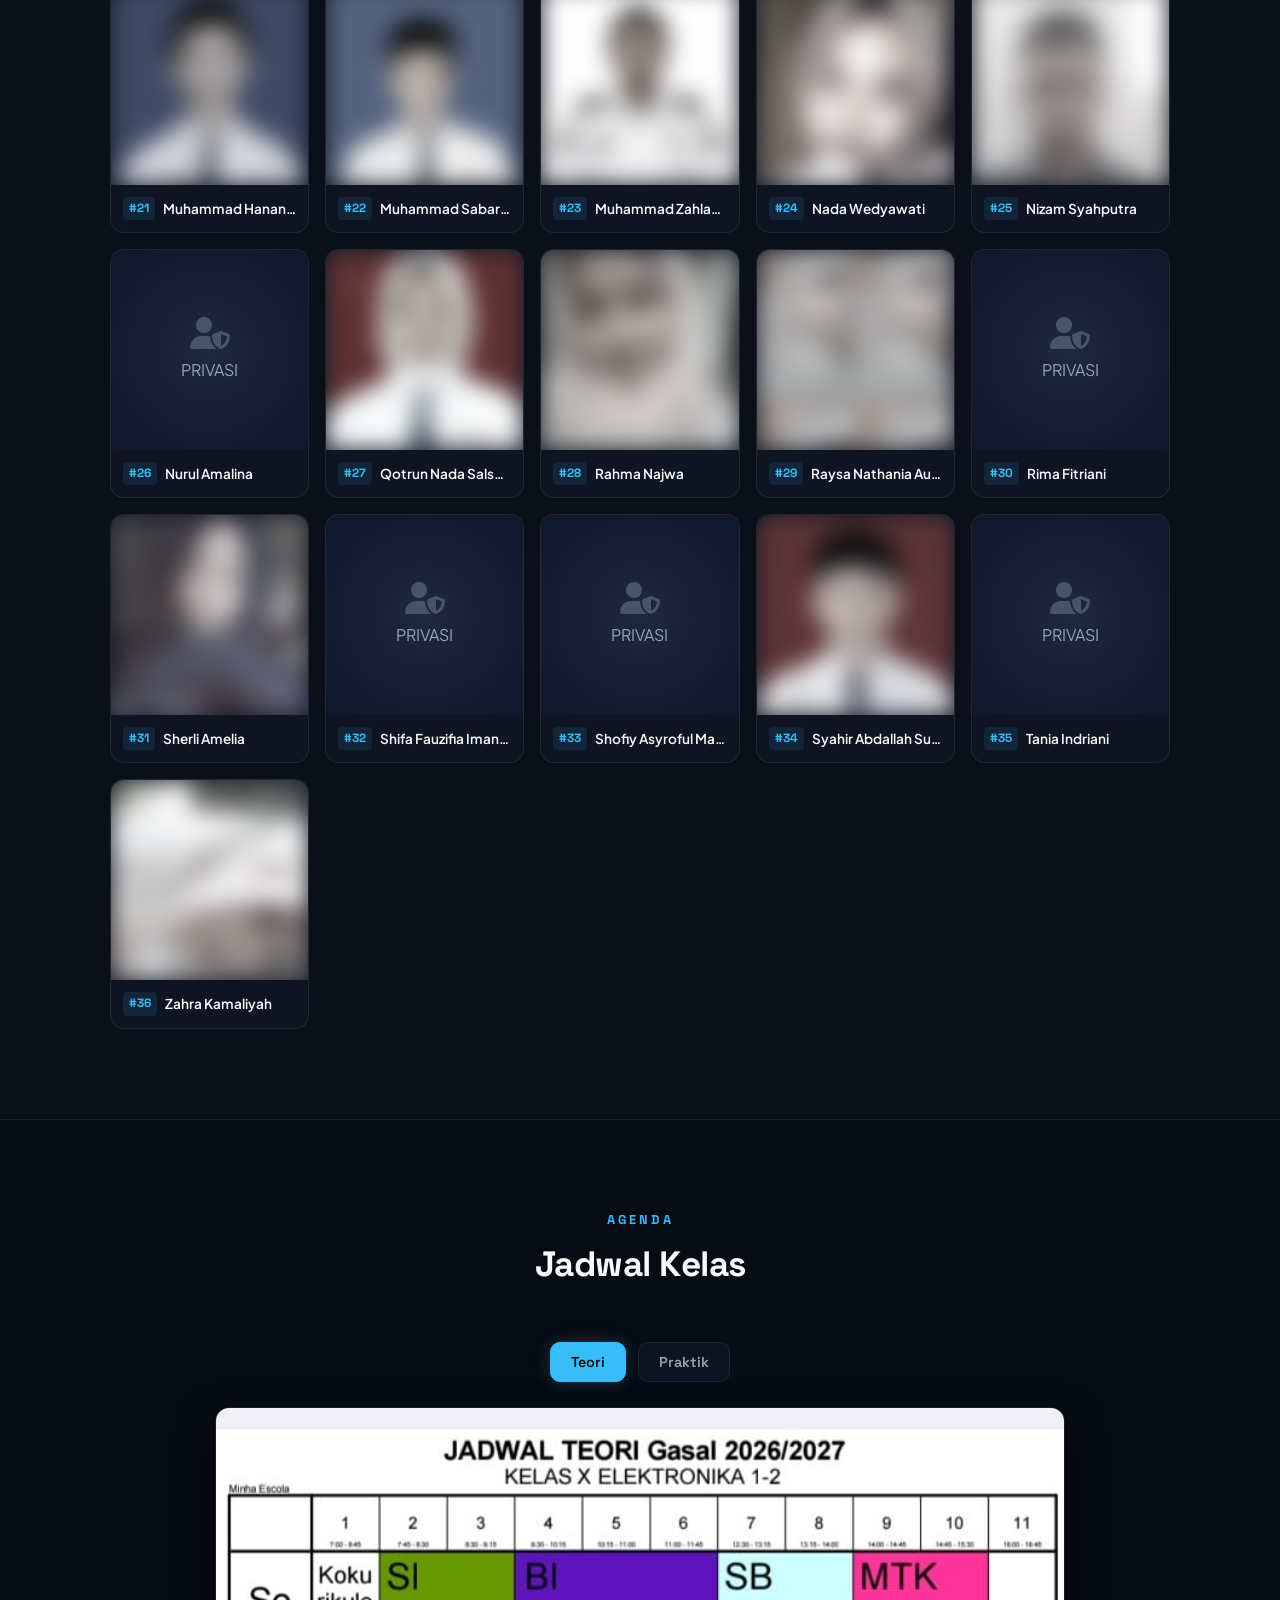
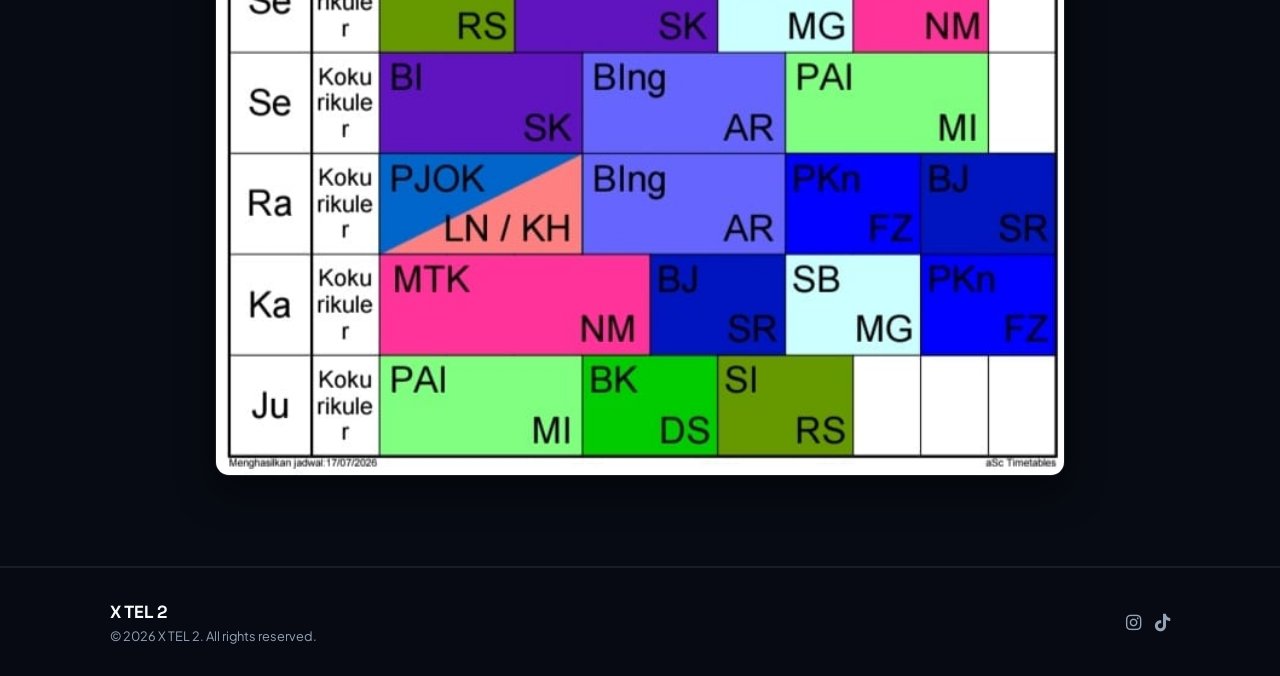
<file: v2.html>
<!DOCTYPE html>
<html lang="id">
<head>
    <meta charset="UTF-8">
    <meta name="viewport" content="width=device-width, initial-scale=1.0">
    <title>X TEL 2 — Minimalist & Modern</title>
    
    <!-- Google Fonts -->
    <link rel="preconnect" href="https://fonts.googleapis.com">
    <link rel="preconnect" href="https://fonts.gstatic.com" crossorigin>
    <link href="https://fonts.googleapis.com/css2?family=Plus+Jakarta+Sans:wght@300;400;600;700&family=Space+Grotesk:wght@500;700&display=swap" rel="stylesheet">
    
    <!-- Font Awesome -->
    <link rel="stylesheet" href="https://cdnjs.cloudflare.com/ajax/libs/font-awesome/6.4.0/css/all.min.css">
    
    <link rel="stylesheet" href="style.css">
</head>
<body>

<!-- NAVBAR DESKTOP -->
<nav class="navbar">
    <div class="nav-container">
        <div id="logoWish" class="nav-logo" style="cursor: pointer; display: inline-block;">
            <span class="logo-accent">X</span> TEL 2
        </div>
        <ul class="nav-menu">
            <li><a href="#home">Beranda</a></li>
            <li><a href="#about">Tentang</a></li>
            <li><a href="#gallery">Kenangan</a></li>
            <li><a href="#students">Siswa</a></li>
            <li><a href="#schedule">Jadwal</a></li>
        </ul>
        <div class="hamburger">
            <span class="bar"></span>
            <span class="bar"></span>
            <span class="bar"></span>
        </div>
    </div>
</nav>

<!-- HERO SECTION -->
<section id="home" class="hero">
    <!-- Ambient Glow Background Animation -->
    <div class="ambient-glow glow-1"></div>
    <div class="ambient-glow glow-2"></div>
    <div class="ambient-glow glow-3"></div>

    <!-- Pattern Grid Tech -->
    <div class="hero-grid-pattern"></div>

    <div class="hero-content">
        <h1 class="hero-title">Merancang <span class="gradient-text">Masa Depan</span></h1>
        <p class="hero-subtitle">X TEL 2 — Solidaritas Tanpa Batas, Berkarya Tanpa Henti.</p>
        
        <!-- Realtime Info Banner -->
        <div class="realtime-banner">
            <div class="rt-item">
                <i class="fa-solid fa-calendar-day"></i>
                <div>
                    <small>Hari & Tanggal</small>
                    <strong id="rt-date">Memuat tanggal...</strong>
                </div>
            </div>
            <div class="rt-divider"></div>
            <div class="rt-item">
                <i class="fa-solid fa-bell"></i>
                <div>
                    <small>Status Kelas</small>
                    <strong id="rt-status">Memuat status...</strong>
                </div>
            </div>
        </div>

        <div class="hero-buttons">
            <a href="#students" class="btn btn-primary"><i class="fa-solid fa-users"></i> Anggota Kelas</a>
            <a href="#schedule" class="btn btn-outline"><i class="fa-solid fa-calendar"></i> Jadwal</a>
        </div>
    </div>

    <!-- Gradasi Halus Transition ke Section Bawah -->
    <div class="hero-bottom-fade"></div>
</section>

<!-- TENTANG / WALI KELAS -->
<section id="about" class="section dark-bg">
    <div class="container">
        <div class="teacher-card minimalist">
            <div class="teacher-img">
                <img src="bumah.jpg" alt="Wali Kelas">
            </div>
            <div class="teacher-info">
                <span class="sub-title">Wali Kelas</span>
                <h3>Mahmudah Novi S.Pd, M.Pd</h3>
                <p class="teacher-quote">"Masa depan milik mereka yang menyiapkan hari ini. Belajarlah dengan hati."</p>
            </div>
        </div>
    </div>
</section>

<!-- DOKUMENTASI & MOMEN FOTO BERSAMA -->
<section id="gallery" class="section dark-bg">
    <div class="container">
        <div class="section-header">
            <span class="sub-title">Kenangan</span>
            <h2 class="main-title">Momen Foto Bersama</h2>
        </div>
        <div class="gallery-grid">
            <div class="gallery-card">
                <img src="maulidnabi.jpg" alt="Momen Bersama 1" class="gallery-img">
            </div>
            <div class="gallery-card">
                <img src="mpls.jpg" alt="Momen Bersama 2" class="gallery-img">
            </div>
        </div>
    </div>
</section>

<!-- DATABASE SISWA -->
<section id="students" class="section">
    <div class="container">
        <div class="section-header">
            <span class="sub-title">Database</span>
            <h2 class="main-title">36 Siswa</h2>
        </div>

        <!-- Tombol Buka Akses Sandi -->
        <div class="unlock-wrapper">
            <button id="unlockBtn" class="btn btn-primary">
                <i class="fa-solid fa-lock"></i> Masukkan Sandi Profil
            </button>
            <span id="lockStatus" class="lock-status"><i class="fa-solid fa-shield-halved"></i> Profil Terkunci</span>
        </div>

        <!-- Search Bar -->
        <div class="search-box">
            <i class="fa-solid fa-magnifying-glass search-icon"></i>
            <input type="text" id="searchInput" placeholder="Cari nama siswa (misal: Hisyam, Arza, dll)...">
        </div>

        <!-- Grid Siswa -->
        <div class="students-grid locked" id="studentsGrid">
            
            <div class="student-card" data-name="muhammad hisyam arza ketua kelas">
                <div class="student-img-box"><img src="21.jpg" alt="Muhammad Hisyam Arza"><span class="role-tag leader">Ketua</span></div>
                <div class="student-details"><span class="student-no">#01</span><h4>Muhammad Hisyam Arza</h4></div>
            </div>

            <div class="student-card" data-name="ahmad syarifudin k syarifudin arif wakil">
                <div class="student-img-box"><img src="3.jpg" alt="Ahmad Syarifudin"><span class="role-tag">Wakil</span></div>
                <div class="student-details"><span class="student-no">#02</span><h4>Ahmad Syarifudin K</h4></div>
            </div>

            <div class="student-card" data-name="agung ibnu hale agung ibnu">
                <div class="student-img-box"><img src="2.jpg" alt="Agung Ibnu Hale"></div>
                <div class="student-details"><span class="student-no">#03</span><h4>Agung Ibnu Hale</h4></div>
            </div>

            <div class="student-card" data-name="adinda resti r adinda resti">
                <div class="student-img-box privacy-box"><i class="fa-solid fa-user-shield privacy-icon"></i><span>PRIVASI</span></div>
                <div class="student-details"><span class="student-no">#04</span><h4>Adinda Resti R</h4></div>
            </div>

            <div class="student-card" data-name="aisyah safitri aisyah">
                <div class="student-img-box"><img src="4.jpg" alt="Siswa"></div>
                <div class="student-details"><span class="student-no">#05</span><h4>Aisyah Safitri</h4></div>
            </div>

            <div class="student-card" data-name="alfi rizqi hana alfi hana">
                <div class="student-img-box privacy-box"><i class="fa-solid fa-user-shield privacy-icon"></i><span>PRIVASI</span></div>
                <div class="student-details"><span class="student-no">#06</span><h4>Alfi Rizqi Hana</h4></div>
            </div>

            <div class="student-card" data-name="arini silka qunati arini silka">
                <div class="student-img-box"><img src="6.jpg" alt="Siswa"></div>
                <div class="student-details"><span class="student-no">#07</span><h4>Arini Silka Qunati</h4></div>
            </div>

            <div class="student-card" data-name="bagus prastyo bagus">
                <div class="student-img-box"><img src="7.jpg" alt="Siswa"></div>
                <div class="student-details"><span class="student-no">#08</span><h4>Bagus Prastyo</h4></div>
            </div>

            <div class="student-card" data-name="cindy aulia rizqi cindy aulia">
                <div class="student-img-box"><img src="8.jpg" alt="Siswa"></div>
                <div class="student-details"><span class="student-no">#09</span><h4>Cindy Aulia Rizqi</h4></div>
            </div>

            <div class="student-card" data-name="devinka nia cipta devinka nia">
                <div class="student-img-box privacy-box"><i class="fa-solid fa-user-shield privacy-icon"></i><span>PRIVASI</span></div>
                <div class="student-details"><span class="student-no">#10</span><h4>Devinka Nia Cipta</h4></div>
            </div>

            <div class="student-card" data-name="diva maishaluna amasi diva maisha">
                <div class="student-img-box"><img src="10.jpg" alt="Siswa"></div>
                <div class="student-details"><span class="student-no">#11</span><h4>Diva Maishaluna Amasi</h4></div>
            </div>

            <div class="student-card" data-name="fajar sodik rhamadhani fajar sodik">
                <div class="student-img-box privacy-box"><i class="fa-solid fa-user-shield privacy-icon"></i><span>PRIVASI</span></div>
                <div class="student-details"><span class="student-no">#12</span><h4>Fajar Sodik Rhamadhani</h4></div>
            </div>

            <div class="student-card" data-name="fany anastasya putri fany anastasya">
                <div class="student-img-box"><img src="12.jpg" alt="Siswa"></div>
                <div class="student-details"><span class="student-no">#13</span><h4>Fany Anastasya Putri</h4></div>
            </div>

            <div class="student-card" data-name="faqih hadiyan faqih">
                <div class="student-img-box"><img src="13.jpg" alt="Siswa"></div>
                <div class="student-details"><span class="student-no">#14</span><h4>Faqih Hadiyan</h4></div>
            </div>

            <div class="student-card" data-name="fika ismatul riska fika">
                <div class="student-img-box"><img src="14.jpg" alt="Siswa"></div>
                <div class="student-details"><span class="student-no">#15</span><h4>Fika Ismatul Riska</h4></div>
            </div>

            <div class="student-card" data-name="halimah halimah">
                <div class="student-img-box privacy-box"><i class="fa-solid fa-user-shield privacy-icon"></i><span>PRIVASI</span></div>
                <div class="student-details"><span class="student-no">#16</span><h4>Halimah</h4></div>
            </div>

            <div class="student-card" data-name="ibrahim muhammad attamimi ibrahim baim attamimi">
                <div class="student-img-box"><img src="16.png" alt="Siswa"></div>
                <div class="student-details"><span class="student-no">#17</span><h4>Ibrahim Muhammad Attamimi</h4></div>
            </div>

            <div class="student-card" data-name="muhammad aris firmansyah aris firmansyah">
                <div class="student-img-box privacy-box"><i class="fa-solid fa-user-shield privacy-icon"></i><span>PRIVASI</span></div>
                <div class="student-details"><span class="student-no">#18</span><h4>Muhammad Aris Firmansyah</h4></div>
            </div>

            <div class="student-card" data-name="marwa nursavanah marwa">
                <div class="student-img-box privacy-box"><i class="fa-solid fa-user-shield privacy-icon"></i><span>PRIVASI</span></div>
                <div class="student-details"><span class="student-no">#19</span><h4>Marwa Nursavanah</h4></div>
            </div>

            <div class="student-card" data-name="muhammad gumilang alkhadavi gumi gumilang khadavi">
                <div class="student-img-box privacy-box"><i class="fa-solid fa-user-shield privacy-icon"></i><span>PRIVASI</span></div>
                <div class="student-details"><span class="student-no">#20</span><h4>Muhammad Gumilang Alkhadavi</h4></div>
            </div>

            <div class="student-card" data-name="muhammad hanan firdaus hanan firdaus">
                <div class="student-img-box"><img src="20.jpg" alt="Siswa"></div>
                <div class="student-details"><span class="student-no">#21</span><h4>Muhammad Hanan Firdaus</h4></div>
            </div>

            <div class="student-card" data-name="muhammad sabar firmansyah sabar firmansyah">
                <div class="student-img-box"><img src="22.jpg" alt="Siswa"></div>
                <div class="student-details"><span class="student-no">#22</span><h4>Muhammad Sabar Firmansyah</h4></div>
            </div>

            <div class="student-card" data-name="muhammad zahlan fairuz akrom zahlan fairuz akrom">
                <div class="student-img-box"><img src="23.jpg" alt="Siswa"></div>
                <div class="student-details"><span class="student-no">#23</span><h4>Muhammad Zahlan Fairuz Akrom</h4></div>
            </div>

            <div class="student-card" data-name="nada wedyawati nada">
                <div class="student-img-box"><img src="24.jpg" alt="Siswa"></div>
                <div class="student-details"><span class="student-no">#24</span><h4>Nada Wedyawati</h4></div>
            </div>

            <div class="student-card" data-name="nizam syahputra nizam">
                <div class="student-img-box"><img src="25.jpg" alt="Siswa"></div>
                <div class="student-details"><span class="student-no">#25</span><h4>Nizam Syahputra</h4></div>
            </div>

            <div class="student-card" data-name="nurul amalina nurul amalina">
                <div class="student-img-box privacy-box"><i class="fa-solid fa-user-shield privacy-icon"></i><span>PRIVASI</span></div>
                <div class="student-details"><span class="student-no">#26</span><h4>Nurul Amalina</h4></div>
            </div>

            <div class="student-card" data-name="qotrun nada salsabila nada qotrun">
                <div class="student-img-box"><img src="27.jpg" alt="Siswa"></div>
                <div class="student-details"><span class="student-no">#27</span><h4>Qotrun Nada Salsabila</h4></div>
            </div>

            <div class="student-card" data-name="rahma najwa rahma najwa">
                <div class="student-img-box"><img src="28.jpg" alt="Siswa"></div>
                <div class="student-details"><span class="student-no">#28</span><h4>Rahma Najwa</h4></div>
            </div>

            <div class="student-card" data-name="raysa nathania aurora raysa nathania">
                <div class="student-img-box"><img src="29.jpg" alt="Siswa"></div>
                <div class="student-details"><span class="student-no">#29</span><h4>Raysa Nathania Aurora</h4></div>
            </div>

            <div class="student-card" data-name="rima fitriani rima">
                <div class="student-img-box privacy-box"><i class="fa-solid fa-user-shield privacy-icon"></i><span>PRIVASI</span></div>
                <div class="student-details"><span class="student-no">#30</span><h4>Rima Fitriani</h4></div>
            </div>

            <div class="student-card" data-name="sherli amelia sherli">
                <div class="student-img-box"><img src="31.jpg" alt="Siswa"></div>
                <div class="student-details"><span class="student-no">#31</span><h4>Sherli Amelia</h4></div>
            </div>

            <div class="student-card" data-name="shifa fauzifia imanda shifa imanda">
                <div class="student-img-box privacy-box"><i class="fa-solid fa-user-shield privacy-icon"></i><span>PRIVASI</span></div>
                <div class="student-details"><span class="student-no">#32</span><h4>Shifa Fauzifia Imanda</h4></div>
            </div>

            <div class="student-card" data-name="shofiy asyroful maulana shofiy maulana">
                <div class="student-img-box privacy-box"><i class="fa-solid fa-user-shield privacy-icon"></i><span>PRIVASI</span></div>
                <div class="student-details"><span class="student-no">#33</span><h4>Shofiy Asyroful Maulana</h4></div>
            </div>

            <div class="student-card" data-name="syahir abdallah surur syahir surur">
                <div class="student-img-box"><img src="34.jpg" alt="Siswa"></div>
                <div class="student-details"><span class="student-no">#34</span><h4>Syahir Abdallah Surur</h4></div>
            </div>

            <div class="student-card" data-name="tania indriani tania">
                <div class="student-img-box privacy-box"><i class="fa-solid fa-user-shield privacy-icon"></i><span>PRIVASI</span></div>
                <div class="student-details"><span class="student-no">#35</span><h4>Tania Indriani</h4></div>
            </div>

            <div class="student-card" data-name="zahra kamaliyah zahra">
                <div class="student-img-box"><img src="36.jpg" alt="Siswa"></div>
                <div class="student-details"><span class="student-no">#36</span><h4>Zahra Kamaliyah</h4></div>
            </div>

            <div id="noResult" class="no-result" style="display: none;">
                <i class="fa-solid fa-user-slash"></i>
                <p>Siswa tidak ditemukan.</p>
            </div>

        </div>
    </div>
</section>

<!-- JADWAL PELAJARAN -->
<section id="schedule" class="section dark-bg">
    <div class="container">
        <div class="section-header">
            <span class="sub-title">Agenda</span>
            <h2 class="main-title">Jadwal Kelas</h2>
        </div>

        <div class="schedule-tabs">
            <button class="tab-btn active" onclick="openSchedule(event, 'teori')">Teori</button>
            <button class="tab-btn" onclick="openSchedule(event, 'praktik')">Praktik</button>
        </div>

        <div class="schedule-content">
            <div id="teori" class="tab-content active">
                <img src="teori.jpg" alt="Jadwal Teori" class="schedule-img">
            </div>
            <div id="praktik" class="tab-content">
                <img src="praktik.jpg" alt="Jadwal Praktik" class="schedule-img">
            </div>
        </div>
    </div>
</section>

<!-- FOOTER -->
<footer class="footer">
    <div class="container footer-content">
        <div class="footer-brand">
            <h3>X TEL 2</h3>
            <p>© 2026 X TEL 2. All rights reserved.</p>
        </div>
        <div class="footer-socials">
            <a href="https://instagram.com" target="_blank" rel="noopener noreferrer"><i class="fa-brands fa-instagram"></i></a>
            <a href="https://tiktok.com" target="_blank" rel="noopener noreferrer"><i class="fa-brands fa-tiktok"></i></a>
        </div>
    </div>
</footer>

<!-- MODAL LIGHTBOX FOTO -->
<div id="imageModal" class="modal">
    <span class="modal-close">&times;</span>
    <img class="modal-content" id="imgFull">
    <div id="modalCaption"></div>
</div>

<!-- BOTTOM NAV BAR KHUSUS HP -->
<div class="mobile-bottom-nav">
    <a href="#home" class="mobile-nav-item active">
        <i class="fa-solid fa-house"></i>
        <span>Beranda</span>
    </a>
    <a href="#about" class="mobile-nav-item">
        <i class="fa-solid fa-user-tie"></i>
        <span>Guru</span>
    </a>
    <a href="#students" class="mobile-nav-item">
        <i class="fa-solid fa-users"></i>
        <span>Siswa</span>
    </a>
    <a href="#schedule" class="mobile-nav-item">
        <i class="fa-solid fa-calendar-days"></i>
        <span>Jadwal</span>
    </a>
</div>

<script src="script.js"></script>
</body>
</html>
</file>
<file: style.css>
/* ==========================================
   1. RESET & VARIABLE SYSTEM (MINIMALIST DARK)
   ========================================== */
:root {
    --bg-dark: #0b0f19;
    --bg-card: rgba(17, 24, 39, 0.7);
    --bg-card-hover: rgba(30, 41, 59, 0.85);
    --primary: #38bdf8;
    --primary-glow: rgba(56, 189, 248, 0.25);
    --accent: #818cf8;
    --gold: #f59e0b;
    --gold-glow: rgba(245, 158, 11, 0.25);
    --text-main: #f8fafc;
    --text-sub: #94a3b8;
    --border: rgba(255, 255, 255, 0.08);
    --border-hover: rgba(56, 189, 248, 0.3);
    --font-heading: 'Space Grotesk', sans-serif;
    --font-body: 'Plus Jakarta Sans', sans-serif;
    --transition: all 0.3s cubic-bezier(0.4, 0, 0.2, 1);
}

* {
    margin: 0;
    padding: 0;
    box-sizing: border-box;
    scroll-behavior: smooth;
}

body {
    background-color: var(--bg-dark);
    color: var(--text-main);
    font-family: var(--font-body);
    line-height: 1.6;
    overflow-x: hidden;
}

::-webkit-scrollbar {
    width: 6px;
}
::-webkit-scrollbar-track {
    background: var(--bg-dark);
}
::-webkit-scrollbar-thumb {
    background: #1e293b;
    border-radius: 3px;
}
::-webkit-scrollbar-thumb:hover {
    background: var(--primary);
}

.container {
    max-width: 1100px;
    margin: 0 auto;
    padding: 0 20px;
}

.section {
    padding: 90px 0;
    position: relative;
}

.dark-bg {
    background-color: rgba(5, 8, 15, 0.5);
    border-top: 1px solid var(--border);
    border-bottom: 1px solid var(--border);
}

.section-header {
    text-align: center;
    margin-bottom: 50px;
}

.sub-title {
    font-family: var(--font-heading);
    font-size: 0.8rem;
    font-weight: 700;
    letter-spacing: 3px;
    color: var(--primary);
    text-transform: uppercase;
    display: block;
    margin-bottom: 6px;
}

.main-title {
    font-family: var(--font-heading);
    font-size: 2.2rem;
    font-weight: 700;
    color: var(--text-main);
    letter-spacing: -0.5px;
}

/* ==========================================
   2. NAVBAR
   ========================================== */
.navbar {
    position: fixed;
    top: 0;
    left: 0;
    width: 100%;
    z-index: 1000;
    background: rgba(11, 15, 25, 0.85);
    backdrop-filter: blur(12px);
    -webkit-backdrop-filter: blur(12px);
    border-bottom: 1px solid var(--border);
    transition: var(--transition);
}

.nav-container {
    max-width: 1100px;
    margin: 0 auto;
    padding: 16px 20px;
    display: flex;
    justify-content: space-between;
    align-items: center;
}

.nav-logo {
    font-family: var(--font-heading);
    font-size: 1.3rem;
    font-weight: 700;
    color: var(--text-main);
    text-decoration: none;
    letter-spacing: 1px;
}

.logo-accent {
    color: var(--primary);
}

.nav-menu {
    display: flex;
    list-style: none;
    gap: 28px;
}

.nav-menu a {
    color: var(--text-sub);
    text-decoration: none;
    font-size: 0.9rem;
    font-weight: 500;
    transition: var(--transition);
}

.nav-menu a:hover {
    color: var(--primary);
}

.hamburger {
    display: none;
    cursor: pointer;
}

.bar {
    display: block;
    width: 22px;
    height: 2px;
    margin: 5px auto;
    transition: var(--transition);
    background-color: var(--text-main);
    border-radius: 2px;
}

/* ==========================================
   3. HERO SECTION (ANIMATED & AMBIENT)
   ========================================== */
.hero {
    min-height: 90vh;
    display: flex;
    align-items: center;
    justify-content: center;
    position: relative;
    padding: 130px 20px 80px;
    background: #090d16;
    overflow: hidden;
}

.hero-content {
    max-width: 800px;
    text-align: center;
    position: relative;
    z-index: 5;
}

/* Bola Cahaya Ambient Glowing */
.ambient-glow {
    position: absolute;
    border-radius: 50%;
    filter: blur(120px);
    opacity: 0.28;
    pointer-events: none;
    z-index: 1;
}

.glow-1 {
    width: 480px;
    height: 480px;
    background: var(--primary);
    top: 5%;
    left: 10%;
    animation: floatGlow1 20s ease-in-out infinite alternate;
}

.glow-2 {
    width: 520px;
    height: 520px;
    background: #8b5cf6;
    bottom: 10%;
    right: 5%;
    animation: floatGlow2 24s ease-in-out infinite alternate;
}

.glow-3 {
    width: 380px;
    height: 380px;
    background: var(--gold);
    top: 35%;
    left: 45%;
    animation: floatGlow3 18s ease-in-out infinite alternate;
}

/* Pattern Grid Tech */
.hero-grid-pattern {
    position: absolute;
    inset: 0;
    background-image: 
        linear-gradient(rgba(255, 255, 255, 0.03) 1px, transparent 1px),
        linear-gradient(90deg, rgba(255, 255, 255, 0.03) 1px, transparent 1px);
    background-size: 45px 45px;
    mask-image: radial-gradient(circle at center, black 30%, transparent 80%);
    -webkit-mask-image: radial-gradient(circle at center, black 30%, transparent 80%);
    z-index: 2;
    pointer-events: none;
}

/* Gradasi Halus ke Bawah */
.hero-bottom-fade {
    position: absolute;
    bottom: 0;
    left: 0;
    width: 100%;
    height: 140px;
    background: linear-gradient(to bottom, transparent, var(--bg-dark));
    z-index: 4;
    pointer-events: none;
}

@keyframes floatGlow1 {
    0% { transform: translate(0, 0) scale(1); }
    50% { transform: translate(70px, 50px) scale(1.15); }
    100% { transform: translate(-50px, 90px) scale(0.9); }
}

@keyframes floatGlow2 {
    0% { transform: translate(0, 0) scale(1); }
    50% { transform: translate(-90px, -60px) scale(1.2); }
    100% { transform: translate(60px, -40px) scale(0.95); }
}

@keyframes floatGlow3 {
    0% { transform: translate(0, 0) scale(1); opacity: 0.18; }
    50% { transform: translate(-40px, -50px) scale(1.3); opacity: 0.35; }
    100% { transform: translate(50px, 30px) scale(0.85); opacity: 0.18; }
}

.hero-title {
    font-family: var(--font-heading);
    font-size: clamp(2.3rem, 5.5vw, 4rem);
    font-weight: 700;
    line-height: 1.15;
    margin-bottom: 18px;
    letter-spacing: -1px;
}

.gradient-text {
    background: linear-gradient(135deg, var(--primary) 0%, var(--accent) 100%);
    -webkit-background-clip: text;
    -webkit-text-fill-color: transparent;
}

.hero-subtitle {
    font-size: 1.05rem;
    color: var(--text-sub);
    margin-bottom: 30px;
    font-weight: 400;
}

/* Realtime Banner */
.realtime-banner {
    display: flex;
    align-items: center;
    justify-content: center;
    gap: 24px;
    background: var(--bg-card);
    border: 1px solid var(--border);
    backdrop-filter: blur(10px);
    padding: 14px 24px;
    border-radius: 16px;
    margin: 0 auto 35px;
    width: fit-content;
    box-shadow: 0 15px 35px rgba(0, 0, 0, 0.4);
}

.rt-item {
    display: flex;
    align-items: center;
    gap: 10px;
    text-align: left;
}

.rt-item i {
    font-size: 1.3rem;
    color: var(--primary);
}

.rt-item small {
    display: block;
    font-size: 0.7rem;
    color: var(--text-sub);
    text-transform: uppercase;
}

.rt-item strong {
    font-size: 0.88rem;
    color: var(--text-main);
}

.rt-divider {
    width: 1px;
    height: 28px;
    background: var(--border);
}

.hero-buttons {
    display: flex;
    gap: 14px;
    justify-content: center;
}

.btn {
    padding: 12px 24px;
    border-radius: 10px;
    font-weight: 600;
    font-size: 0.9rem;
    text-decoration: none;
    display: inline-flex;
    align-items: center;
    gap: 8px;
    transition: var(--transition);
}

.btn-primary {
    background: var(--primary);
    color: #0b0f19;
    box-shadow: 0 0 20px var(--primary-glow);
}

.btn-primary:hover {
    transform: translateY(-2px);
    box-shadow: 0 0 28px var(--primary-glow);
}

.btn-outline {
    background: rgba(255, 255, 255, 0.03);
    color: var(--text-main);
    border: 1px solid var(--border);
}

.btn-outline:hover {
    background: rgba(255, 255, 255, 0.08);
    border-color: rgba(255, 255, 255, 0.2);
    transform: translateY(-2px);
}

/* ==========================================
   4. WALI KELAS CARD
   ========================================== */
.teacher-card.minimalist {
    background: var(--bg-card);
    border: 1px solid var(--border);
    border-radius: 20px;
    padding: 30px;
    display: flex;
    align-items: center;
    gap: 30px;
    max-width: 750px;
    margin: 0 auto;
    backdrop-filter: blur(10px);
}

.teacher-img {
    width: 140px;
    height: 140px;
    border-radius: 16px;
    overflow: hidden;
    flex-shrink: 0;
    border: 2px solid var(--primary-glow);
}

.teacher-img img {
    width: 100%;
    height: 100%;
    object-fit: cover;
    object-position: center top;
    cursor: pointer;
}

.teacher-info h3 {
    font-family: var(--font-heading);
    font-size: 1.5rem;
    margin: 4px 0 10px;
}

.teacher-quote {
    font-style: italic;
    color: var(--text-sub);
    font-size: 0.9rem;
    border-left: 2px solid var(--primary);
    padding-left: 12px;
}

/* ==========================================
   5. MOMEN KENANGAN (GALLERY)
   ========================================== */
.gallery-grid {
    display: grid;
    grid-template-columns: repeat(auto-fit, minmax(280px, 1fr));
    gap: 16px;
}

.gallery-card {
    border-radius: 14px;
    overflow: hidden;
    border: 1px solid var(--border);
    height: 220px;
}

.gallery-img {
    width: 100%;
    height: 100%;
    object-fit: cover;
    cursor: pointer;
    transition: transform 0.3s ease;
}

.gallery-img:hover {
    transform: scale(1.03);
}

/* ==========================================
   6. DATABASE SISWA & UNLOCK
   ========================================== */
.unlock-wrapper {
    display: flex;
    flex-direction: column;
    align-items: center;
    gap: 10px;
    margin-bottom: 25px;
}

.lock-status {
    font-size: 0.8rem;
    color: var(--text-sub);
}

.lock-status.unlocked {
    color: #10b981;
}

.search-box {
    position: relative;
    max-width: 450px;
    margin: 0 auto 30px auto;
}

.search-icon {
    position: absolute;
    left: 16px;
    top: 50%;
    transform: translateY(-50%);
    color: var(--text-sub);
}

.search-box input {
    width: 100%;
    padding: 12px 16px 12px 45px;
    background: var(--bg-card);
    border: 1px solid var(--border);
    border-radius: 12px;
    color: var(--text-main);
    font-size: 0.9rem;
    outline: none;
    transition: var(--transition);
}

.search-box input:focus {
    border-color: var(--primary);
    box-shadow: 0 0 15px var(--primary-glow);
}

.students-grid {
    display: grid;
    grid-template-columns: repeat(auto-fill, minmax(180px, 1fr));
    gap: 16px;
}

.students-grid.locked .student-card .student-img-box img {
    filter: blur(12px) grayscale(80%);
    pointer-events: none;
}

.student-card {
    background: var(--bg-card);
    border: 1px solid var(--border);
    border-radius: 14px;
    overflow: hidden;
    transition: var(--transition);
}

.student-card:hover {
    transform: translateY(-4px);
    border-color: var(--border-hover);
    background: var(--bg-card-hover);
    box-shadow: 0 10px 25px rgba(0, 0, 0, 0.4);
}

.student-img-box {
    width: 100%;
    height: 200px;
    position: relative;
    background: #111726;
    overflow: hidden;
}

.student-img-box img {
    width: 100%;
    height: 100%;
    object-fit: cover;
    object-position: center 20%;
    transition: transform 0.4s ease;
    cursor: pointer;
}

.student-card:hover .student-img-box img {
    transform: scale(1.05);
}

/* Privacy Box & Shimmer */
.student-img-box.privacy-box {
    display: flex;
    flex-direction: column;
    align-items: center;
    justify-content: center;
    gap: 8px;
    background: radial-gradient(circle, #1e293b 0%, #0f172a 100%);
    color: var(--text-sub);
    position: relative;
    overflow: hidden;
}

.privacy-icon {
    font-size: 2rem;
    color: #475569;
    animation: shieldPulse 3s infinite ease-in-out;
}

@keyframes shieldPulse {
    0%, 100% { transform: scale(1); color: #475569; }
    50% { transform: scale(1.08); color: var(--primary); }
}

.student-img-box.privacy-box::after {
    content: '';
    position: absolute;
    top: -50%;
    left: -150%;
    width: 100%;
    height: 200%;
    background: linear-gradient(60deg, transparent, rgba(255, 255, 255, 0.05), transparent);
    transform: rotate(25deg);
    animation: sweepShimmer 6s infinite;
}

@keyframes sweepShimmer {
    0% { left: -150%; }
    30%, 100% { left: 150%; }
}

.role-tag {
    position: absolute;
    top: 10px;
    right: 10px;
    background: rgba(11, 15, 25, 0.85);
    border: 1px solid var(--border);
    backdrop-filter: blur(6px);
    padding: 3px 8px;
    border-radius: 12px;
    font-size: 0.65rem;
    font-weight: 600;
    color: var(--primary);
}

.role-tag.leader {
    color: var(--gold);
    border-color: rgba(245, 158, 11, 0.3);
}

.student-details {
    padding: 12px;
    display: flex;
    align-items: center;
    gap: 8px;
}

.student-no {
    font-family: var(--font-heading);
    font-size: 0.75rem;
    font-weight: 700;
    color: var(--primary);
    background: rgba(56, 189, 248, 0.1);
    padding: 2px 6px;
    border-radius: 4px;
}

.student-details h4 {
    font-size: 0.85rem;
    font-weight: 600;
    color: var(--text-main);
    white-space: nowrap;
    overflow: hidden;
    text-overflow: ellipsis;
}

.no-result {
    grid-column: 1 / -1;
    text-align: center;
    padding: 40px 0;
    color: var(--text-sub);
}

.no-result i {
    font-size: 2rem;
    margin-bottom: 10px;
}

/* ==========================================
   7. JADWAL KELAS
   ========================================== */
.schedule-tabs {
    display: flex;
    justify-content: center;
    gap: 12px;
    margin-bottom: 25px;
}

.tab-btn {
    background: var(--bg-card);
    border: 1px solid var(--border);
    color: var(--text-sub);
    padding: 10px 20px;
    border-radius: 10px;
    font-family: var(--font-heading);
    font-weight: 600;
    font-size: 0.9rem;
    cursor: pointer;
    transition: var(--transition);
}

.tab-btn:hover, .tab-btn.active {
    background: var(--primary);
    color: #0b0f19;
    border-color: var(--primary);
    box-shadow: 0 0 15px var(--primary-glow);
}

.tab-content {
    display: none;
    justify-content: center;
}

.tab-content.active {
    display: flex;
}

.schedule-img {
    width: 100%;
    max-width: 850px;
    border-radius: 14px;
    border: 1px solid var(--border);
    box-shadow: 0 15px 35px rgba(0, 0, 0, 0.5);
    cursor: pointer;
    transition: transform 0.3s ease;
    object-fit: contain;
}

.schedule-img:hover {
    transform: scale(1.01);
}

/* ==========================================
   8. FOOTER
   ========================================== */
.footer {
    padding: 30px 0;
    border-top: 1px solid var(--border);
    background: #070a12;
}

.footer-content {
    display: flex;
    justify-content: space-between;
    align-items: center;
    flex-wrap: wrap;
    gap: 15px;
}

.footer-brand h3 {
    font-family: var(--font-heading);
    color: var(--text-main);
    font-size: 1.1rem;
}

.footer-brand p {
    font-size: 0.8rem;
    color: var(--text-sub);
}

.footer-socials {
    display: flex;
    gap: 14px;
}

.footer-socials a {
    color: var(--text-sub);
    font-size: 1.1rem;
    transition: var(--transition);
}

.footer-socials a:hover {
    color: var(--primary);
}

/* ==========================================
   9. MODAL LIGHTBOX FULLSCREEN
   ========================================== */
.modal {
    display: flex;
    position: fixed;
    z-index: 2000;
    left: 0;
    top: 0;
    width: 100%;
    height: 100%;
    background-color: rgba(11, 15, 25, 0);
    backdrop-filter: blur(0px);
    -webkit-backdrop-filter: blur(0px);
    align-items: center;
    justify-content: center;
    flex-direction: column;
    opacity: 0;
    pointer-events: none;
    transition: background-color 0.4s cubic-bezier(0.16, 1, 0.3, 1),
                backdrop-filter 0.4s cubic-bezier(0.16, 1, 0.3, 1),
                opacity 0.3s ease;
}

.modal.show {
    opacity: 1;
    pointer-events: auto;
    background-color: rgba(11, 15, 25, 0.88);
    backdrop-filter: blur(12px);
    -webkit-backdrop-filter: blur(12px);
}

.modal-content {
    max-width: 90%;
    max-height: 80vh;
    border-radius: 16px;
    border: 1px solid var(--border);
    object-fit: contain;
    box-shadow: 0 25px 50px -12px rgba(0, 0, 0, 0.7);
    transform: scale(0.7) translateY(20px);
    opacity: 0;
    transition: transform 0.4s cubic-bezier(0.16, 1, 0.3, 1),
                opacity 0.3s ease;
}

.modal.show .modal-content {
    transform: scale(1) translateY(0);
    opacity: 1;
}

#modalCaption {
    margin-top: 16px;
    text-align: center;
    color: var(--text-main);
    font-family: var(--font-heading);
    font-size: 0.95rem;
    opacity: 0;
    transform: translateY(10px);
    transition: transform 0.4s cubic-bezier(0.16, 1, 0.3, 1) 0.1s,
                opacity 0.3s ease 0.1s;
}

.modal.show #modalCaption {
    opacity: 1;
    transform: translateY(0);
}

.modal-close {
    position: absolute;
    top: 20px;
    right: 25px;
    color: var(--text-sub);
    font-size: 32px;
    cursor: pointer;
    transition: var(--transition);
    z-index: 2001;
}

.modal-close:hover {
    color: var(--primary);
    transform: scale(1.1);
}

/* Bottom Nav Default Hidden di PC */
.mobile-bottom-nav {
    display: none;
}

/* ==========================================
   10. RESPONSIVE MOBILE
   ========================================== */
@media (max-width: 768px) {
    body {
        padding-bottom: 70px;
    }

    .hamburger {
        display: block;
    }

    .nav-menu {
        position: fixed;
        left: -100%;
        top: 60px;
        flex-direction: column;
        background-color: var(--bg-dark);
        width: 100%;
        text-align: center;
        padding: 25px 0;
        transition: 0.3s;
        border-bottom: 1px solid var(--border);
    }

    .nav-menu.active {
        left: 0;
    }

    /* Bottom Navigation Bar */
    .mobile-bottom-nav {
        display: flex;
        justify-content: space-around;
        align-items: center;
        position: fixed;
        bottom: 0;
        left: 0;
        width: 100%;
        height: 65px;
        background: rgba(9, 13, 22, 0.92);
        backdrop-filter: blur(16px);
        -webkit-backdrop-filter: blur(16px);
        border-top: 1px solid var(--border);
        z-index: 1000;
        padding: 0 10px;
    }

    .mobile-nav-item {
        display: flex;
        flex-direction: column;
        align-items: center;
        gap: 4px;
        color: var(--text-sub);
        text-decoration: none;
        font-size: 0.72rem;
        font-weight: 600;
        transition: var(--transition);
        width: 25%;
    }

    .mobile-nav-item i {
        font-size: 1.15rem;
    }

    .mobile-nav-item.active,
    .mobile-nav-item:hover {
        color: var(--primary);
    }

    /* Realtime banner di HP */
    .realtime-banner {
        flex-direction: column;
        gap: 10px;
        padding: 12px 18px;
    }

    .rt-divider {
        width: 80%;
        height: 1px;
    }

    .teacher-card.minimalist {
        flex-direction: column;
        text-align: center;
        padding: 20px;
    }

    .teacher-quote {
        border-left: none;
        border-top: 2px solid var(--primary);
        padding-left: 0;
        padding-top: 10px;
        margin-top: 10px;
    }

    /* Grid Siswa 2 Kolom di HP */
    .students-grid {
        grid-template-columns: repeat(2, 1fr) !important;
        gap: 12px !important;
    }

    .student-img-box {
        height: 160px;
    }

    .schedule-tabs {
        overflow-x: auto;
        justify-content: flex-start;
        padding-bottom: 8px;
    }

    .tab-btn {
        flex: 0 0 auto;
    }
}
/* Efek Stabilo / Text Highlight Animasi */
.highlight-text {
    display: inline-block;
    color: #ffffff;
    padding: 2px 12px;
    border-radius: 4px;
    background-image: linear-gradient(#1d4ed8, #1d4ed8); /* Warna biru stabilo */
    background-repeat: no-repeat;
    background-size: 0% 100%;
    background-position: left center;
    
    /* Animasi jalan dari M sampai n */
    animation: highlightSweep 2.5s cubic-bezier(0.25, 1, 0.5, 1) infinite alternate;
    animation-delay: 0.4s; /* Jeda sedikit setelah halaman dibuka */
}

@keyframes highlightSweep {
    from {
        background-size: 0% 100%;
    }
    to {
        background-size: 100% 100%;
    }
}

/* Hilangkan efek biru-biru saat di-klik/tap di Mobile */
* {
    -webkit-tap-highlight-color: transparent;
    -webkit-touch-callout: none;
}
</file>
<file: style3.css>
/* ==========================================
   1. RESET & VARIABLE SYSTEM (MINIMALIST DARK)
   ========================================== */
:root {
    --bg-dark: #0b0f19;
    --bg-card: rgba(17, 24, 39, 0.7);
    --bg-card-hover: rgba(30, 41, 59, 0.85);
    --primary: #38bdf8;
    --primary-glow: rgba(56, 189, 248, 0.25);
    --accent: #818cf8;
    --gold: #f59e0b;
    --text-main: #f8fafc;
    --text-sub: #94a3b8;
    --border: rgba(255, 255, 255, 0.08);
    --border-hover: rgba(56, 189, 248, 0.3);
    --font-heading: 'Space Grotesk', sans-serif;
    --font-body: 'Plus Jakarta Sans', sans-serif;
    --transition: all 0.3s cubic-bezier(0.4, 0, 0.2, 1);
}

* {
    margin: 0;
    padding: 0;
    box-sizing: border-box;
    scroll-behavior: smooth;
}

body {
    background-color: var(--bg-dark);
    color: var(--text-main);
    font-family: var(--font-body);
    line-height: 1.6;
    overflow-x: hidden;
}

/* Custom Scrollbar */
::-webkit-scrollbar {
    width: 6px;
}
::-webkit-scrollbar-track {
    background: var(--bg-dark);
}
::-webkit-scrollbar-thumb {
    background: #1e293b;
    border-radius: 3px;
}
::-webkit-scrollbar-thumb:hover {
    background: var(--primary);
}

.container {
    max-width: 1100px;
    margin: 0 auto;
    padding: 0 20px;
}

.section {
    padding: 90px 0;
    position: relative;
}

.dark-bg {
    background-color: rgba(5, 8, 15, 0.5);
    border-top: 1px solid var(--border);
    border-bottom: 1px solid var(--border);
}

/* Header Section */
.section-header {
    text-align: center;
    margin-bottom: 50px;
}

.sub-title {
    font-family: var(--font-heading);
    font-size: 0.8rem;
    font-weight: 700;
    letter-spacing: 3px;
    color: var(--primary);
    text-transform: uppercase;
    display: block;
    margin-bottom: 6px;
}

.main-title {
    font-family: var(--font-heading);
    font-size: 2.2rem;
    font-weight: 700;
    color: var(--text-main);
    letter-spacing: -0.5px;
}

/* ==========================================
   2. NAVBAR
   ========================================== */
.navbar {
    position: fixed;
    top: 0;
    left: 0;
    width: 100%;
    z-index: 1000;
    background: rgba(11, 15, 25, 0.85);
    backdrop-filter: blur(12px);
    -webkit-backdrop-filter: blur(12px);
    border-bottom: 1px solid var(--border);
    transition: var(--transition);
}

.nav-container {
    max-width: 1100px;
    margin: 0 auto;
    padding: 16px 20px;
    display: flex;
    justify-content: space-between;
    align-items: center;
}

.nav-logo {
    font-family: var(--font-heading);
    font-size: 1.3rem;
    font-weight: 700;
    color: var(--text-main);
    text-decoration: none;
    letter-spacing: 1px;
}

.logo-accent {
    color: var(--primary);
}

.nav-menu {
    display: flex;
    list-style: none;
    gap: 28px;
}

.nav-menu a {
    color: var(--text-sub);
    text-decoration: none;
    font-size: 0.9rem;
    font-weight: 500;
    transition: var(--transition);
}

.nav-menu a:hover {
    color: var(--primary);
}

.hamburger {
    display: none;
    cursor: pointer;
}

.bar {
    display: block;
    width: 22px;
    height: 2px;
    margin: 5px auto;
    transition: var(--transition);
    background-color: var(--text-main);
    border-radius: 2px;
}

/* ==========================================
   3. HERO SECTION
   ========================================== */
.hero {
    min-height: 85vh;
    display: flex;
    align-items: center;
    justify-content: center;
    padding: 120px 20px 60px;
    background: radial-gradient(circle at 50% 30%, rgba(56, 189, 248, 0.08) 0%, rgba(11, 15, 25, 1) 70%);
}

.hero-content {
    max-width: 750px;
    text-align: center;
}

.hero-title {
    font-family: var(--font-heading);
    font-size: clamp(2.2rem, 5vw, 3.8rem);
    font-weight: 700;
    line-height: 1.15;
    margin-bottom: 18px;
    letter-spacing: -1px;
}

.gradient-text {
    background: linear-gradient(135deg, var(--primary) 0%, var(--accent) 100%);
    -webkit-background-clip: text;
    -webkit-text-fill-color: transparent;
}

.hero-subtitle {
    font-size: 1.05rem;
    color: var(--text-sub);
    margin-bottom: 35px;
    font-weight: 400;
}

.hero-buttons {
    display: flex;
    gap: 14px;
    justify-content: center;
}

.btn {
    padding: 12px 24px;
    border-radius: 10px;
    font-weight: 600;
    font-size: 0.9rem;
    text-decoration: none;
    display: inline-flex;
    align-items: center;
    gap: 8px;
    transition: var(--transition);
}

.btn-primary {
    background: var(--primary);
    color: #0b0f19;
    box-shadow: 0 0 20px var(--primary-glow);
}

.btn-primary:hover {
    transform: translateY(-2px);
    box-shadow: 0 0 28px var(--primary-glow);
}

.btn-outline {
    background: rgba(255, 255, 255, 0.03);
    color: var(--text-main);
    border: 1px solid var(--border);
}

.btn-outline:hover {
    background: rgba(255, 255, 255, 0.08);
    border-color: rgba(255, 255, 255, 0.2);
    transform: translateY(-2px);
}

/* ==========================================
   4. WALI KELAS CARD
   ========================================== */
.teacher-card.minimalist {
    background: var(--bg-card);
    border: 1px solid var(--border);
    border-radius: 20px;
    padding: 30px;
    display: flex;
    align-items: center;
    gap: 30px;
    max-width: 750px;
    margin: 0 auto;
    backdrop-filter: blur(10px);
}

.teacher-img {
    width: 140px;
    height: 140px;
    border-radius: 16px;
    overflow: hidden;
    flex-shrink: 0;
    border: 2px solid var(--primary-glow);
}

.teacher-img img {
    width: 100%;
    height: 100%;
    object-fit: cover;
    object-position: center top;
}

.teacher-info h3 {
    font-family: var(--font-heading);
    font-size: 1.5rem;
    margin: 4px 0 10px;
}

.teacher-quote {
    font-style: italic;
    color: var(--text-sub);
    font-size: 0.9rem;
    border-left: 2px solid var(--primary);
    padding-left: 12px;
}

/* ==========================================
   5. DATABASE SISWA (FOKUS WAJAH AUTOMATIS)
   ========================================== */
.students-grid {
    display: grid;
    grid-template-columns: repeat(auto-fill, minmax(180px, 1fr));
    gap: 16px;
}

.student-card {
    background: var(--bg-card);
    border: 1px solid var(--border);
    border-radius: 14px;
    overflow: hidden;
    transition: var(--transition);
}

.student-card:hover {
    transform: translateY(-4px);
    border-color: var(--border-hover);
    background: var(--bg-card-hover);
    box-shadow: 0 10px 25px rgba(0, 0, 0, 0.4);
}

.student-img-box {
    width: 100%;
    height: 200px;
    position: relative;
    background: #111726;
    overflow: hidden;
}

/* Deteksi/Fokus Wajah Otomatis (Trik CSS Position) */
.student-img-box img {
    width: 100%;
    height: 100%;
    object-fit: cover;
    object-position: center 20%; /* Memfokuskan potongan ke area wajah/kepala */
    transition: transform 0.4s ease;
    cursor: pointer;
}

.student-card:hover .student-img-box img {
    transform: scale(1.05);
}

/* Mode Privasi */
.student-img-box.privacy-box {
    display: flex;
    flex-direction: column;
    align-items: center;
    justify-content: center;
    gap: 8px;
    background: radial-gradient(circle, #1e293b 0%, #0f172a 100%);
    color: var(--text-sub);
}

.student-img-box.privacy-box i {
    font-size: 2rem;
    color: #475569;
}

.student-img-box.privacy-box span {
    font-size: 0.7rem;
    font-weight: 700;
    letter-spacing: 1.5px;
    color: #64748b;
}

/* Role Tag */
.role-tag {
    position: absolute;
    top: 10px;
    right: 10px;
    background: rgba(11, 15, 25, 0.85);
    border: 1px solid var(--border);
    backdrop-filter: blur(6px);
    padding: 3px 8px;
    border-radius: 12px;
    font-size: 0.65rem;
    font-weight: 600;
    color: var(--primary);
}

.role-tag.leader {
    color: var(--gold);
    border-color: rgba(245, 158, 11, 0.3);
}

.student-details {
    padding: 12px;
    display: flex;
    align-items: center;
    gap: 8px;
}

.student-no {
    font-family: var(--font-heading);
    font-size: 0.75rem;
    font-weight: 700;
    color: var(--primary);
    background: rgba(56, 189, 248, 0.1);
    padding: 2px 6px;
    border-radius: 4px;
}

.student-details h4 {
    font-size: 0.85rem;
    font-weight: 600;
    color: var(--text-main);
    white-space: nowrap;
    overflow: hidden;
    text-overflow: ellipsis;
}

/* ==========================================
   6. JADWAL KELAS (REVISI FOTO HARI/PELAJARAN)
   ========================================== */
.schedule-tabs {
    display: flex;
    justify-content: center;
    gap: 12px;
    margin-bottom: 25px;
}

.tab-btn {
    background: var(--bg-card);
    border: 1px solid var(--border);
    color: var(--text-sub);
    padding: 10px 20px;
    border-radius: 10px;
    font-family: var(--font-heading);
    font-weight: 600;
    font-size: 0.9rem;
    cursor: pointer;
    transition: var(--transition);
}

.tab-btn:hover, .tab-btn.active {
    background: var(--primary);
    color: #0b0f19;
    border-color: var(--primary);
    box-shadow: 0 0 15px var(--primary-glow);
}

.tab-content {
    display: none;
    justify-content: center;
}

.tab-content.active {
    display: flex;
}

/* Gambar Jadwal Responsif & Rapi */
.schedule-img {
    width: 100%;
    max-width: 850px;
    border-radius: 14px;
    border: 1px solid var(--border);
    box-shadow: 0 15px 35px rgba(0, 0, 0, 0.5);
    cursor: pointer;
    transition: transform 0.3s ease;
    object-fit: contain;
}

.schedule-img:hover {
    transform: scale(1.01);
}

/* ==========================================
   7. FOOTER
   ========================================== */
.footer {
    padding: 30px 0;
    border-top: 1px solid var(--border);
    background: #070a12;
}

.footer-content {
    display: flex;
    justify-content: space-between;
    align-items: center;
    flex-wrap: wrap;
    gap: 15px;
}

.footer-brand h3 {
    font-family: var(--font-heading);
    color: var(--text-main);
    font-size: 1.1rem;
}

.footer-brand p {
    font-size: 0.8rem;
    color: var(--text-sub);
}

.footer-socials {
    display: flex;
    gap: 14px;
}

.footer-socials a {
    color: var(--text-sub);
    font-size: 1.1rem;
    transition: var(--transition);
}

.footer-socials a:hover {
    color: var(--primary);
}

/* ==========================================
   8. MODAL / LIGHTBOX POPUP (APP-STYLE SMOOTH ZOOM)
   ========================================== */
.modal {
    display: flex; /* Gunakan flex secara default tapi kontrol via opacity & pointer-events */
    position: fixed;
    z-index: 2000;
    left: 0;
    top: 0;
    width: 100%;
    height: 100%;
    background-color: rgba(11, 15, 25, 0);
    backdrop-filter: blur(0px);
    -webkit-backdrop-filter: blur(0px);
    align-items: center;
    justify-content: center;
    flex-direction: column;
    opacity: 0;
    pointer-events: none; /* Biar gak menghalangi klik pas tersembunyi */
    transition: background-color 0.4s cubic-bezier(0.16, 1, 0.3, 1),
                backdrop-filter 0.4s cubic-bezier(0.16, 1, 0.3, 1),
                opacity 0.3s ease;
}

/* Ketiak Modal Aktif/Muncung */
.modal.show {
    opacity: 1;
    pointer-events: auto;
    background-color: rgba(11, 15, 25, 0.88);
    backdrop-filter: blur(12px);
    -webkit-backdrop-filter: blur(12px);
}

/* Gambar Modal dengan Animasi Zoom Ala Aplikasi */
.modal-content {
    max-width: 90%;
    max-height: 80vh;
    border-radius: 16px;
    border: 1px solid var(--border);
    object-fit: contain;
    box-shadow: 0 25px 50px -12px rgba(0, 0, 0, 0.7);
    
    /* Efek Animasi Membesar (Scale Up) */
    transform: scale(0.7) translateY(20px);
    opacity: 0;
    transition: transform 0.4s cubic-bezier(0.16, 1, 0.3, 1),
                opacity 0.3s ease;
}

/* Saat Modal Tampil, Gambar Membesar Halus ke Ukuran Normal */
.modal.show .modal-content {
    transform: scale(1) translateY(0);
    opacity: 1;
}

/* Teks Keterangan Foto */
#modalCaption {
    margin-top: 16px;
    text-align: center;
    color: var(--text-main);
    font-family: var(--font-heading);
    font-size: 0.95rem;
    opacity: 0;
    transform: translateY(10px);
    transition: transform 0.4s cubic-bezier(0.16, 1, 0.3, 1) 0.1s,
                opacity 0.3s ease 0.1s;
}

.modal.show #modalCaption {
    opacity: 1;
    transform: translateY(0);
}

/* Tombol Close 'X' */
.modal-close {
    position: absolute;
    top: 20px;
    right: 25px;
    color: var(--text-sub);
    font-size: 32px;
    cursor: pointer;
    transition: var(--transition);
    z-index: 2001;
}

.modal-close:hover {
    color: var(--primary);
    transform: scale(1.1);
}

/* ==========================================
   9. RESPONSIVE MOBILE
   ========================================== */
@media (max-width: 768px) {
    .hamburger {
        display: block;
    }

    .nav-menu {
        position: fixed;
        left: -100%;
        top: 60px;
        flex-direction: column;
        background-color: var(--bg-dark);
        width: 100%;
        text-align: center;
        padding: 25px 0;
        transition: 0.3s;
        border-bottom: 1px solid var(--border);
    }

    .nav-menu.active {
        left: 0;
    }

    .teacher-card.minimalist {
        flex-direction: column;
        text-align: center;
        padding: 20px;
    }

    .teacher-quote {
        border-left: none;
        border-top: 2px solid var(--primary);
        padding-left: 0;
        padding-top: 10px;
        margin-top: 10px;
    }

    .students-grid {
        grid-template-columns: repeat(2, 1fr); /* 2 Kolom pas buat layar HP */
        gap: 12px;
    }

    .student-img-box {
        height: 170px;
    }
}

/* ==========================================
   ANIMASI MODERN & AESTHETIC (NON-ALAY)
   ========================================== */

/* 1. Ambient Glow Background Bergerak di Beranda */
.hero {
    position: relative;
    overflow: hidden;
}

.bg-glow {
    position: absolute;
    width: 300px;
    height: 300px;
    border-radius: 50%;
    filter: blur(90px);
    opacity: 0.15;
    z-index: 0;
    pointer-events: none;
    animation: floatGlow 10s infinite alternate ease-in-out;
}

.glow-1 {
    background: var(--primary);
    top: -50px;
    left: 10%;
}

.glow-2 {
    background: var(--accent);
    bottom: -50px;
    right: 10%;
    animation-delay: -5s;
}

@keyframes floatGlow {
    0% {
        transform: translate(0, 0) scale(1);
    }
    100% {
        transform: translate(30px, 40px) scale(1.15);
    }
}

.hero-content {
    position: relative;
    z-index: 1;
}

/* 2. Animasi Pulsing pada Kartu Profil Privasi */
.privacy-box {
    position: relative;
    overflow: hidden;
}

.privacy-icon {
    animation: shieldPulse 3s infinite ease-in-out;
}

@keyframes shieldPulse {
    0%, 100% {
        transform: scale(1);
        color: #475569;
    }
    50% {
        transform: scale(1.08);
        color: var(--primary);
    }
}

/* Shimmer Light Efek Menyapu di Kartu Privasi */
.privacy-box::after {
    content: '';
    position: absolute;
    top: -50%;
    left: -150%;
    width: 100%;
    height: 200%;
    background: linear-gradient(
        60deg,
        transparent,
        rgba(255, 255, 255, 0.05),
        transparent
    );
    transform: rotate(25deg);
    animation: sweepShimmer 6s infinite;
}

@keyframes sweepShimmer {
    0% { left: -150%; }
    30%, 100% { left: 150%; }
}

/* 3. Smooth Entrance / Fade-in saat Halaman Dimuat */
.hero-title, .hero-subtitle, .hero-buttons {
    animation: fadeInUp 0.8s ease forwards;
}

.hero-subtitle { animation-delay: 0.2s; }
.hero-buttons { animation-delay: 0.4s; }

@keyframes fadeInUp {
    from {
        opacity: 0;
        transform: translateY(20px);
    }
    to {
        opacity: 1;
        transform: translateY(0);
    }
}

/* ==========================================
   FITUR MOMEN, SEARCH & PROTEKSI SANDI
   ========================================== */

/* Galeri Momen */
.gallery-grid {
    display: grid;
    grid-template-columns: repeat(auto-fit, minmax(280px, 1fr));
    gap: 16px;
}

.gallery-card {
    border-radius: 14px;
    overflow: hidden;
    border: 1px solid var(--border);
    height: 220px;
}

.gallery-img {
    width: 100%;
    height: 100%;
    object-fit: cover;
    cursor: pointer;
    transition: transform 0.3s ease;
}

.gallery-img:hover {
    transform: scale(1.03);
}

/* Unlock Box & Lock Status */
.unlock-wrapper {
    display: flex;
    flex-direction: column;
    align-items: center;
    gap: 10px;
    margin-bottom: 25px;
}

.lock-status {
    font-size: 0.8rem;
    color: var(--text-sub);
}

.lock-status.unlocked {
    color: #10b981;
}

/* Search Bar Minimalis */
.search-box {
    position: relative;
    max-width: 450px;
    margin: 0 auto 30px auto;
}

.search-icon {
    position: absolute;
    left: 16px;
    top: 50%;
    transform: translateY(-50%);
    color: var(--text-sub);
}

.search-box input {
    width: 100%;
    padding: 12px 16px 12px 45px;
    background: var(--bg-card);
    border: 1px solid var(--border);
    border-radius: 12px;
    color: var(--text-main);
    font-size: 0.9rem;
    outline: none;
    transition: var(--transition);
}

.search-box input:focus {
    border-color: var(--primary);
    box-shadow: 0 0 15px var(--primary-glow);
}

/* Tampilan Kartu Saat Terkunci */
.students-grid.locked .student-card .student-img-box img {
    filter: blur(12px) grayscale(80%);
    pointer-events: none;
}

.no-result {
    grid-column: 1 / -1;
    text-align: center;
    padding: 40px 0;
    color: var(--text-sub);
}

.no-result i {
    font-size: 2rem;
    margin-bottom: 10px;
}
</file>
